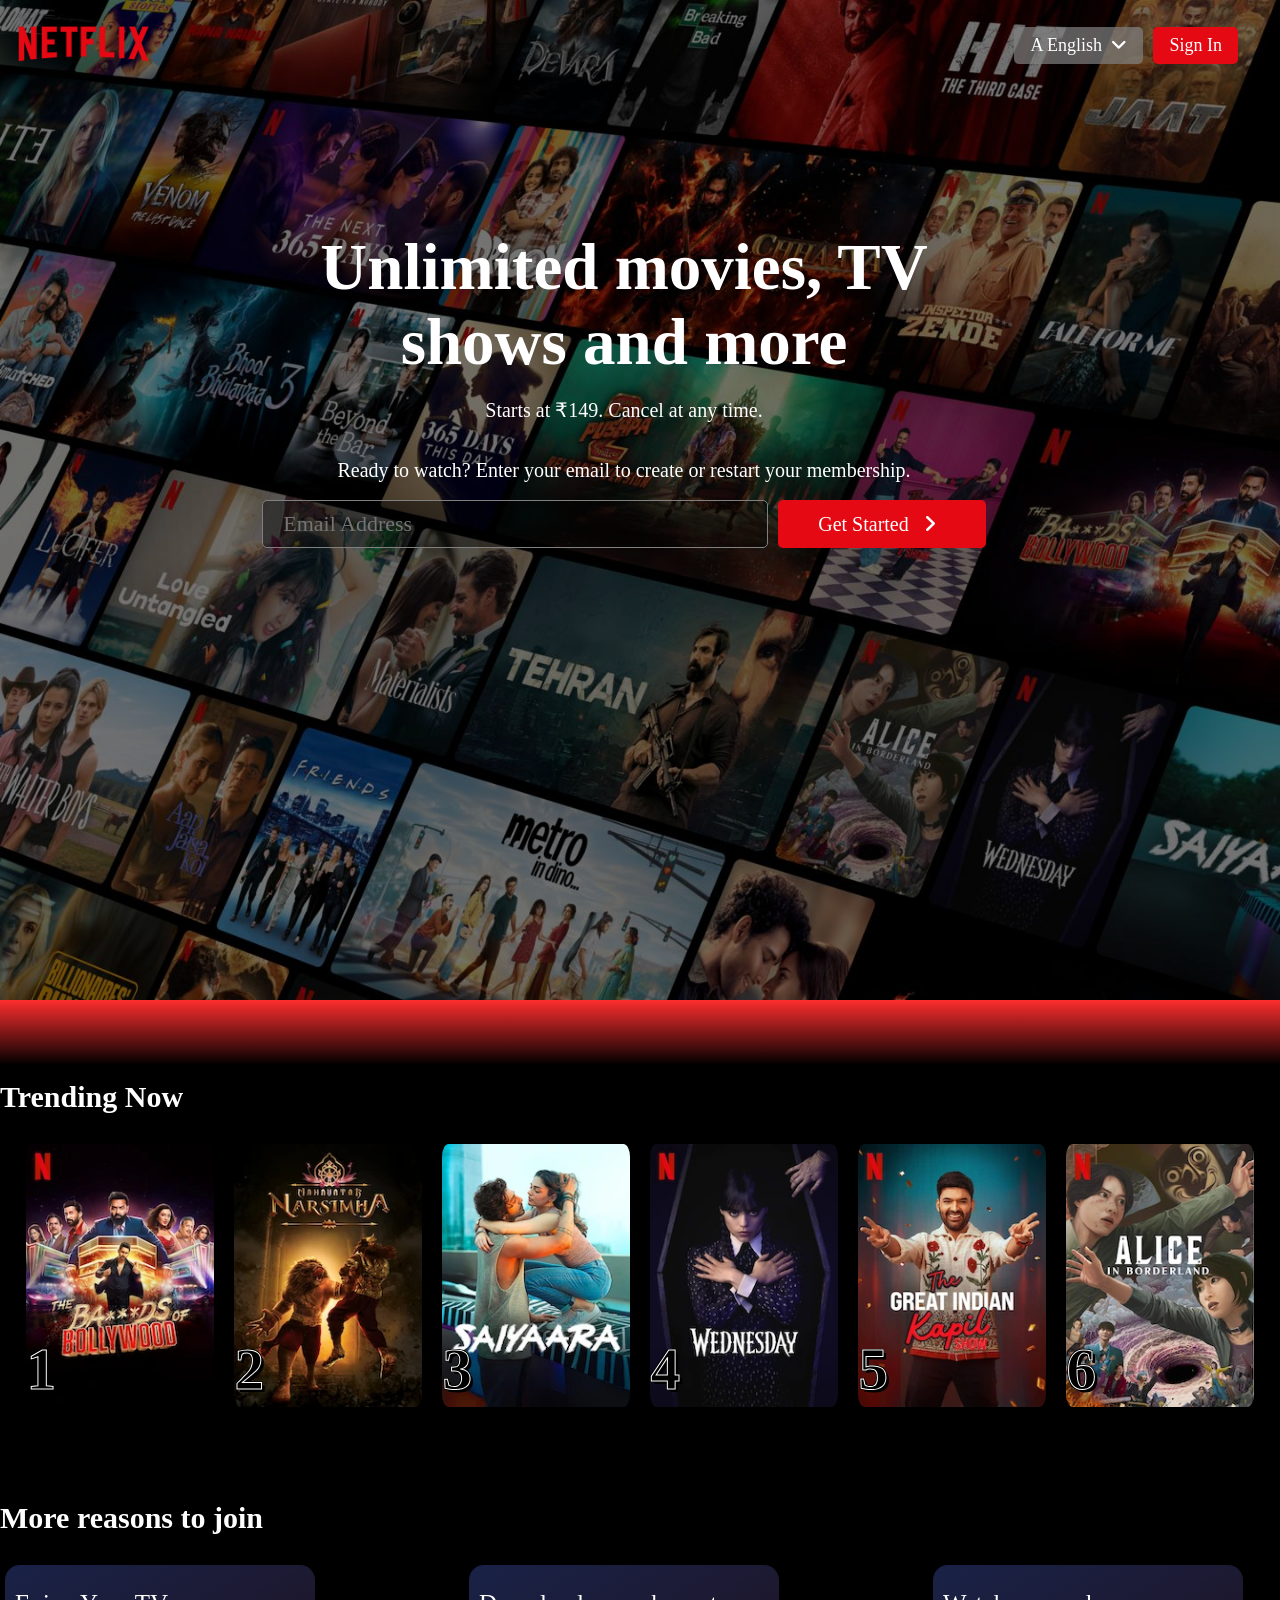
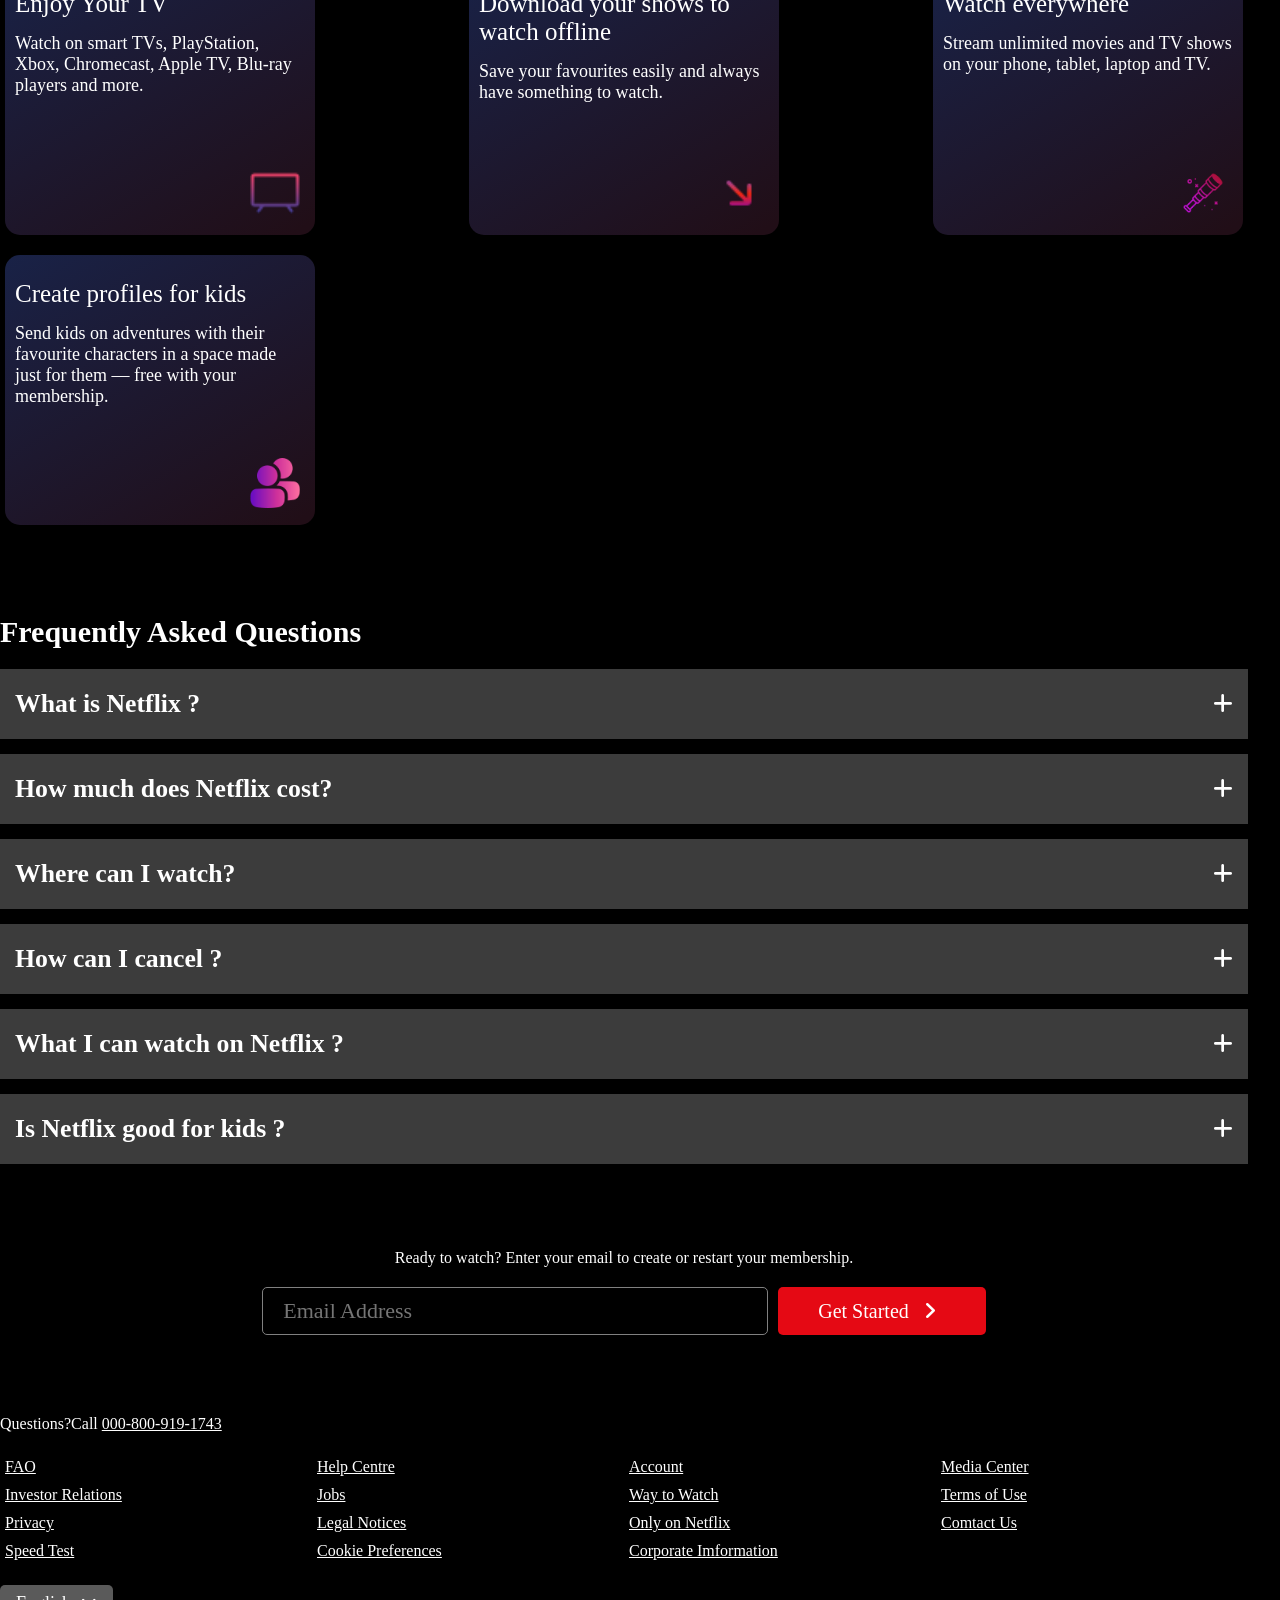
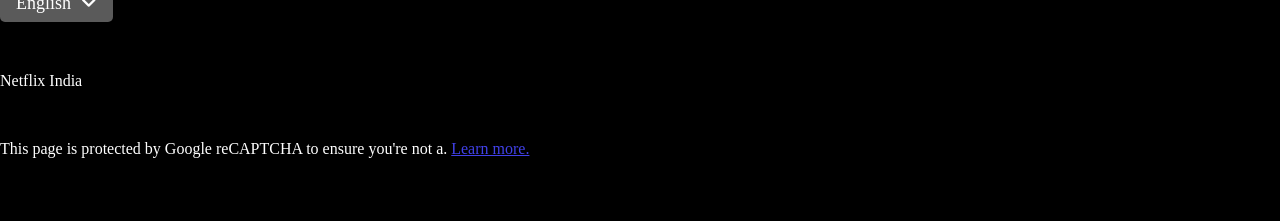
<file: HTML_PROJECTS/Final-Project_Netflix/index.html>
<!DOCTYPE html>
<html lang="en">
<head>
    <meta charset="UTF-8">
    <meta name="viewport" content="width=device-width, initial-scale=1.0">
    <title>Netflix</title>
    <link rel="icon" href="./images/favicon.ico" type="x-icon">
    <link rel="stylesheet" href="https://cdnjs.cloudflare.com/ajax/libs/font-awesome/6.4.0/css/all.min.css" />
    <link rel="stylesheet" href="./assets/css/style.css">
</head>
<body>
    <header>
        <div class="container ">
            <div class="row align-items-center d-flex justify-content-between ">
                <div class=" logo w-2">
                    <a href="#"><img src="./assets/images/nf-logo (2).png " alt="logo"></a>
                </div>
                <div class="w-5">
                    <ul class=" align-items-center d-flex justify-content-end">
                        <li class="margin-right position-relative drop">
                            <button class="langauge">
                                <span>A</span><span> English</span>
                                <span><i class="fa-solid fa-angle-down arrow"></i></span>
                            </button>
                            <div class="dropdown position-absolute">
                                <ul>
                                    <li><button>ENGLISH</button></li>
                                    <li><button>HINDI</button></li>
                                    <li><button>Gujrati</button></li>
                                    <li><button>Tamil</button></li>
                                </ul>
                            </div>
                        </li>
                        <li class="margin-right">
                            <button class="sign-btn">
                                Sign In
                            </button>
                        </li>
                    </ul>
                </div>
            </div>
        </div>
    </header>
    <main>
        <section class="hero ptb-80">
            <div class="overlay"></div>
            <div
                class="container content mt-150">
                <div class="row d-flex justify-content-around">
                    <div class="w-7 d-flex">
                        <h1>Unlimited movies, TV shows and more</h1>
                        <div class="d-flex justify-content-center content-m content-sm">
                            <p>Starts at ₹149. Cancel at any time.</p>
                            <p>Ready to watch? Enter your email to create or restart your membership.</p>
                        </div>
                    </div>
                    <div class="w-7 d-flex justify-content-center">
                        <div class=" email d-flex ">
                            <form action=""
                                class=" d-flex email-form">
                                <input type=" email" placeholder="Email Address">
                                <button class="get-start"><span>Get Started </span>
                                    <span class="right-arrow"><i class="fa-solid fa-angle-right"></i></span>
                                </button>
                            </form>
                        </div>
                    </div>
                </div>
            </div>
        </section>
        <section class="trending ptb-80">
            <div class="container">
                <div class="row">
                    <div class=" w-12 top-movie d-flex align-items-center mt-50 top-movie-xl">
                        <div class="w-2">
                            <h3>Trending Now </h3>
                        </div>
                    </div>
                </div>
                <div class=" w-12 movie-img d-flex align-items-center mt-20 justify-content-around">
                    <div class="w-2">
                        <ul>
                            <li class=" position-relative movie-fram">
                                <div class="image-fram">
                                    <img src="./assets/images/m1.webp" alt="m1">
                                </div>
                                <div class="count">1</div>
                            </li>  
                        </ul>
                    </div>
                    <div class="w-2">
                        <ul>
                            <li class=" position-relative movie-fram ">
                                <div class="image-fram">
                                    <img src="./assets/images/m2.webp" alt="m1">
                                </div>
                                <div class="count">2</div>
                            </li>
                        </ul>
                    </div>  
                    <div class="w-2">
                        <ul>
                            <li class=" position-relative movie-fram">
                                <div class="image-fram image-fram-xl  image-fram-lg">
                                    <img src="./assets/images/m3.webp" alt="m1">
                                </div>
                                <div class="count">3</div>
                            </li>
                        </ul>
                    </div>
                    <div class="w-2">
                        <ul>
                            <li class=" position-relative movie-fram">
                                <div class="image-fram image-fram-xl  image-fram-lg">
                                    <img src="./assets/images/m4.webp" alt="m1">
                                </div>
                                <div class="count">4</div>
                            </li>
                        </ul>
                    </div>
                    <div class="w-2">
                        <ul>
                            <li class=" position-relative movie-fram">
                                <div class="image-fram image-fram-xl">
                                    <img src="./assets/images/m5.webp" alt="m1">
                                </div>
                                <div class="count">5</div>
                            </li>
                        </ul>
                    </div>
                    <div class="w-2">
                        <ul>
                            <li class=" position-relative movie-fram">
                                <div class="image-fram">
                                    <img src="./assets/images/m6.webp" alt="m1">
                                </div>
                                <div class="count">6</div>
                            </li>
                        </ul>
                    </div>
                </div>
        </section>
        <section class="pb-80 ">
            <div class="container join">
                <div class="row">
                    <div class=" w-12 top-movie d-flex align-items-center mt-50">
                        <div class="w-3">
                            <h3>More reasons to join </h3>
                        </div>
                    </div>
                </div>
                <div class="row mt-20 d-flex f-nowrap j-con-start justify-content-between justify-content-around-m">
                    <div
                        class="w-3 feature  position-relative">
                        <h2 class="heading">Enjoy Your TV</h2>
                        <p class="feature-detail">
                            Watch on smart TVs, PlayStation, Xbox, Chromecast, Apple TV, Blu-ray players and more.
                        </p>
                        <img src="./assets/images/television.png" alt="TV">
                    </div>
                    <div
                        class="w-3 feature position-relative">
                        <h2 class="heading">Download your shows to watch offline</h2>
                        <p class="feature-detail">
                            Save your favourites easily and always have something to watch.
                        </p>
                        <img src="./assets/images/down-right-arrow.png" alt="arrow">
                    </div>
                    <div
                        class="w-3 feature position-relative">
                        <h2 class="heading">Watch everywhere</h2>
                        <p class="feature-detail">
                            Stream unlimited movies and TV shows on your phone, tablet, laptop and TV.
                        </p>
                        <img src="./assets/images/telescope.png" alt="Feature-3">
                    </div>
                    <div
                        class="w-3 feature position-relative">
                        <h2 class="heading">Create profiles for kids</h2>
                        <p class="feature-detail">
                            Send kids on adventures with their favourite characters in a space made just for them —
                            free
                            with your membership.
                        </p>
                        <img src="./assets/images/people (1).png" alt="Feature">
                    </div>
                </div>
        </section>
        <section class="pb-80  asked-questions">
            <div class="container">
                <div class="row">
                    <div class=" w-12 top-movie d-flex align-items-center mt-50 top-movie-xs">
                        <div class="w-4 w-xl-5 w-lg-6 w-m-8 w-sm-10 w-xs-12">
                            <h3>Frequently Asked Questions </h3>
                        </div>
                    </div>
                </div>
                <div class="row mt-20">
                    <ul>
                        <li class="first-que position-relative">
                            <div class="w-12 question-part  d-flex justify-content-between white ">
                                <div class="question question-xs">
                                    <h3>What is Netflix ? </h3>
                                </div>
                                <div class="plus"> <i class="fa-solid fa-plus"></i> </div>
                            </div>
                            <div class="answer ans1 white ">
                                <p>Netflix is a streaming service that offers a wide variety of award-winning TV shows,
                                    movies, anime, documentaries and more – on thousands of internet-connected devices.
                                </p>
                                <p>You can watch as much as you want, whenever you want, without a single ad – all for
                                    one low monthly price. There's always something new to discover, and new TV shows
                                    and movies are added every week!</p>
                            </div>
                        </li>
                        <li class="first-que position-relative">
                            <div class="w-12 question-part d-flex justify-content-between white  mt-10">
                                <div class="question">
                                    <h3>How much does Netflix cost? </h3>
                                </div>
                                <div class="plus"> <i class="fa-solid fa-plus"></i> </div>
                            </div>
                            <div class="answer ans1 white ">
                                <p>
                                    Watch Netflix on your smartphone, tablet, Smart TV, laptop, or streaming device, all
                                    for one fixed monthly fee. Plans range from ₹149 to ₹649 a month. No extra costs, no
                                    contracts.
                                </p>
                            </div>
                        </li>
                        <li class="first-que position-relative">
                            <div class="w-12 question-part d-flex justify-content-between white mt-10">
                                <div class="question">
                                    <h3>Where can I watch? </h3>
                                </div>
                                <div class="plus"> <i class="fa-solid fa-plus"></i> </div>
                            </div>
                            <div class="answer ans1 white">
                                <p>
                                    Watch anywhere, anytime. Sign in with your Netflix account to watch instantly on the
                                    web at netflix.com from your personal computer or on any internet-connected device
                                    that offers the Netflix app, including smart TVs, smartphones, tablets, streaming
                                    media players and game consoles.
                                </p>
                                <p>
                                    You can also download your favourite shows with the iOS or Android app. Use
                                    downloads
                                    to watch while you're on the go and without an internet connection. Take Netflix
                                    with you anywhere.
                                </p>
                            </div>
                        </li>
                        <li class="first-que position-relative">
                            <div class="w-12 question-part d-flex justify-content-between white mt-10">
                                <div class="question">
                                    <h3>How can I cancel ?</h3>
                                </div>
                                <div class="plus"> <i class="fa-solid fa-plus"></i> </div>
                            </div>
                            <div class="answer ans1 white ">
                                <p>
                                    Netflix is flexible. There are no annoying contracts and no commitments. You can
                                    easily cancel your account online in two clicks. There are no cancellation fees –
                                    start or stop your account anytime.
                                </p>
                            </div>
                        </li>
                        <li class="first-que position-relative">
                            <div class="w-12 question-part d-flex justify-content-between white mt-10">
                                <div class="question">
                                    <h3>What I can watch on Netflix ?</h3>
                                </div>
                                <div class="plus"> <i class="fa-solid fa-plus"></i> </div>
                            </div>
                            <div class="answer ans1 white ">
                                <p>
                                    Netflix has an extensive library of feature films, documentaries, TV shows, anime,
                                    award-winning Netflix originals, and more. Watch as much as you want, anytime you
                                    want.
                                </p>
                            </div>
                        </li>
                        <li class="first-que position-relative">
                            <div class="w-12 question-part d-flex justify-content-between white mt-10">
                                <div class="question">
                                    <h3>Is Netflix good for kids ?</h3>
                                </div>
                                <div class="plus"> <i class="fa-solid fa-plus"></i> </div>
                            </div>
                            <div class="answer  ans1 white ">
                                <p>
                                    The Netflix Kids experience is included in your membership to give parents control
                                    while kids enjoy family-friendly TV shows and films in their own space.
                                </p>
                                <p>
                                    Kids profiles come with PIN-protected parental controls that let you restrict the
                                    maturity rating of content kids can watch and block specific titles you don’t want
                                    kids to see.
                                </p>
                            </div>
                        </li>
                    </ul>
                </div>
            </div>
            </div>
            </div>
        </section>
        <section class="pb-80">
            <div class="container">
                <div class="row">
                    <div class="w-12  ">
                        <p class="white text-center mt-50 text-center-m">Ready to watch? Enter your email to create or
                            restart your
                            membership.</p>
                        <form action=""
                            class="email-form d-flex justify-content-center mt-20">
                            <input type=" email" placeholder="Email Address">
                            <button class="get-start"><span>Get Started </span>
                                <span class="right-arrow"><i class="fa-solid fa-angle-right"></i></span></button>
                        </form>
                    </div>
                </div>
            </div>
        </section>
    </main>
    <footer>
        <div class="container">
            <div class="row mb-20 w-sm-12">
                <p class="white">
                    Questions?Call <a href="#">000-800-919-1743</a>
                </p>
            </div>
            <div class="row mb-20 d-flex footer-question">
                <div class="w-3 w-m-3 w-sm-6 q-1 ">
                    <ul>
                        <li><a href="#"> FAO</a></li>
                        <li><a href="#">Investor Relations</a></li>
                        <li><a href="#">Privacy</a></li>
                        <li><a href="#">Speed Test</a></li>
                    </ul>
                </div>
                <div class="w-3 w-m-3 w-sm-6 q-2 ">
                    <ul>
                        <li><a href="#"> Help Centre</a></li>
                        <li><a href="#">Jobs</a></li>
                        <li><a href="#">Legal Notices</a></li>
                        <li><a href="#">Cookie Preferences</a></li>
                    </ul>
                </div>
                <div class="w-3 w-m-3 w-sm-6 q-3">
                    <ul>
                        <li><a href="#"> Account</a></li>
                        <li><a href="#">Way to Watch</a></li>
                        <li><a href="#">Only on Netflix</a></li>
                        <li><a href="#">Corporate Imformation</a></li>
                    </ul>
                </div>
                <div class="w-3 w-m-3 w-sm-6 q-4 ">
                    <ul>
                        <li><a href="#"> Media Center</a></li>
                        <li><a href="#">Terms of Use </a></li>
                        <li><a href="#">Comtact Us</a></li>
                        <li></li>
                    </ul>
                </div>
            </div>
            <div class="row mb-20 mt-50 english">
                <div class="w-5 w-m-6">
                    <ul class="d-flex ">
                        <li class="margin-right position-relative drop">
                            <button class="langauge">
                                <span> English</span>
                                <span><i class="fa-solid fa-angle-down arrow"></i></span>
                            </button>
                            <div class="dropdown position-absolute">
                                <ul>
                                    <li><button>ENGLISH</button></li>
                                    <li><button>HINDI</button></li>
                                    <li><button>Gujrati</button></li>
                                    <li><button>Tamil</button></li>
                                </ul>
                            </div>
                        </li>
                    </ul>
                </div>
            </div>
            <div class="row mb-20 netflix">
                <div class="w-m-10 netflix-m  w-sm-12">
                    <p class="white">
                        Netflix India
                    </p>
                    <p class="white">
                        This page is protected by Google reCAPTCHA to ensure you're not a. <a href="#"
                            class="learn-more">Learn more.</a>
                    </p>
                </div>
            </div>
        </div>
    </footer>
</body>
</html>
</file>
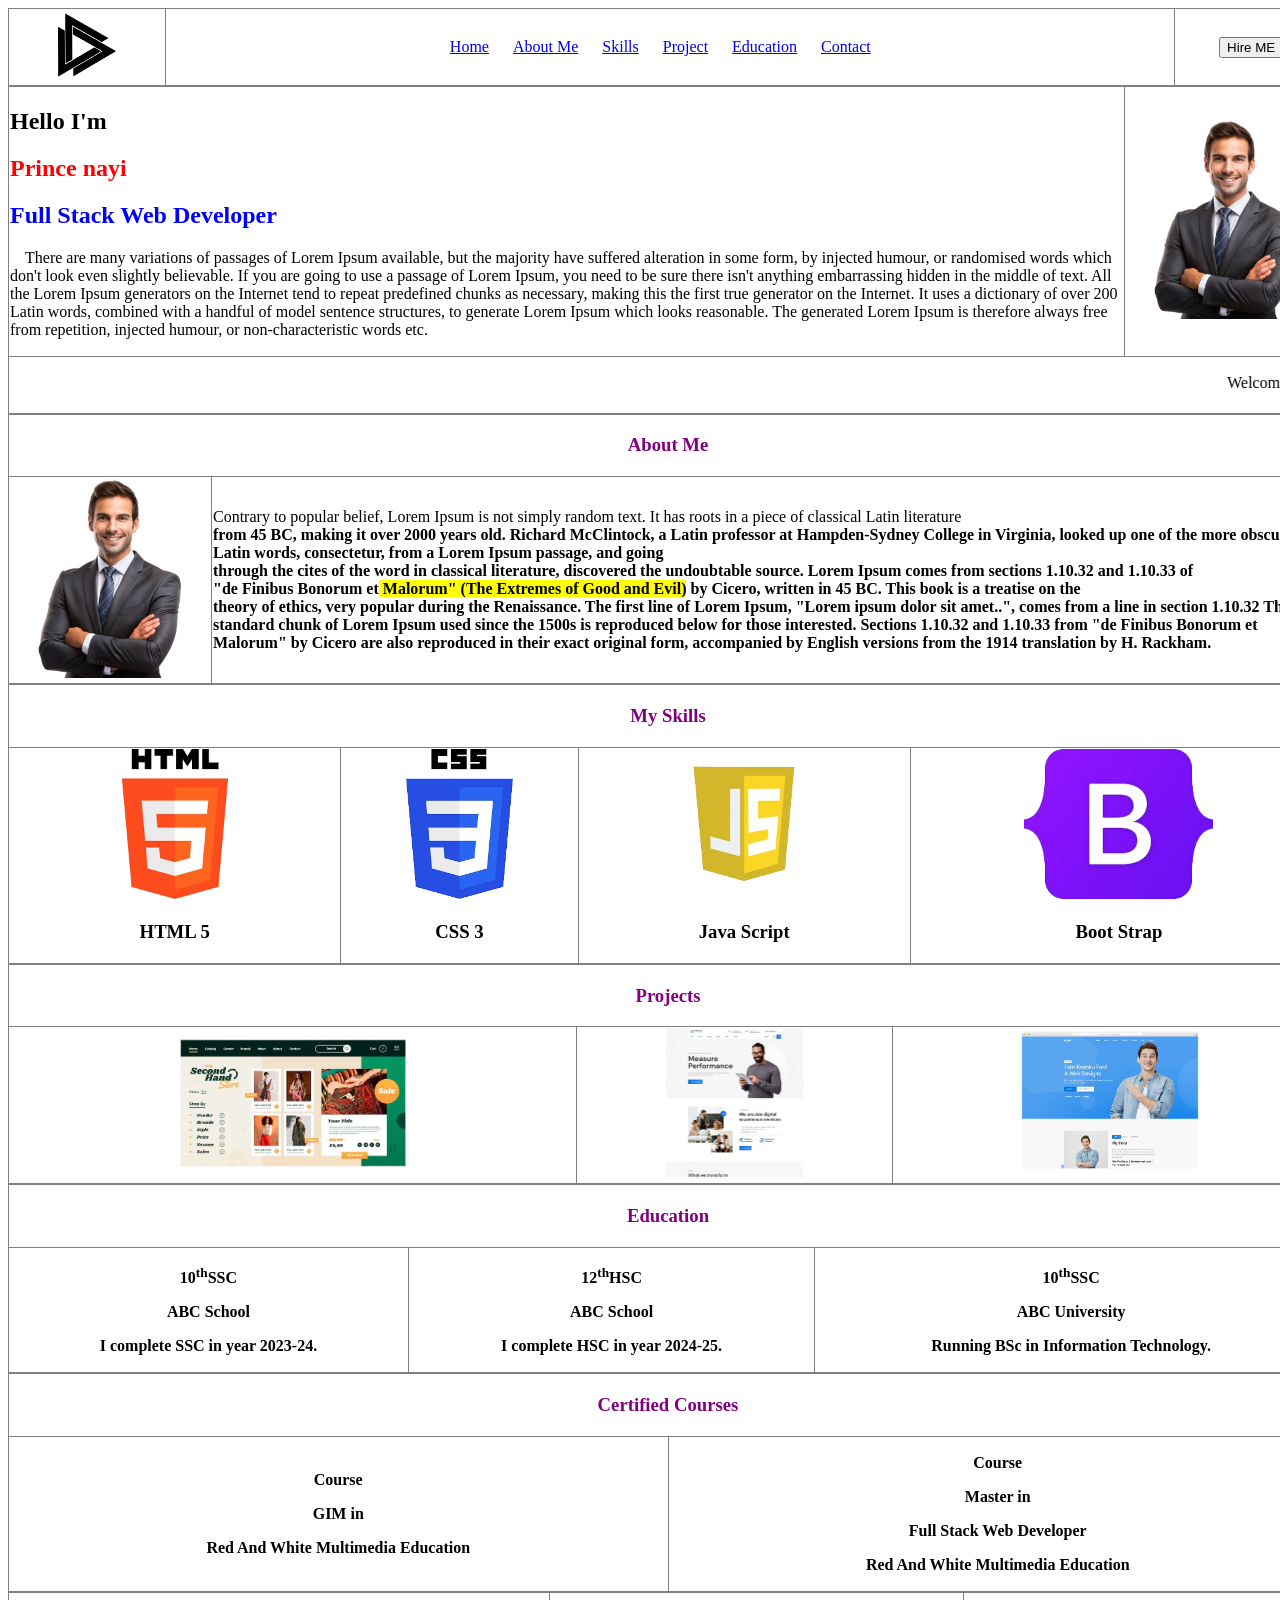
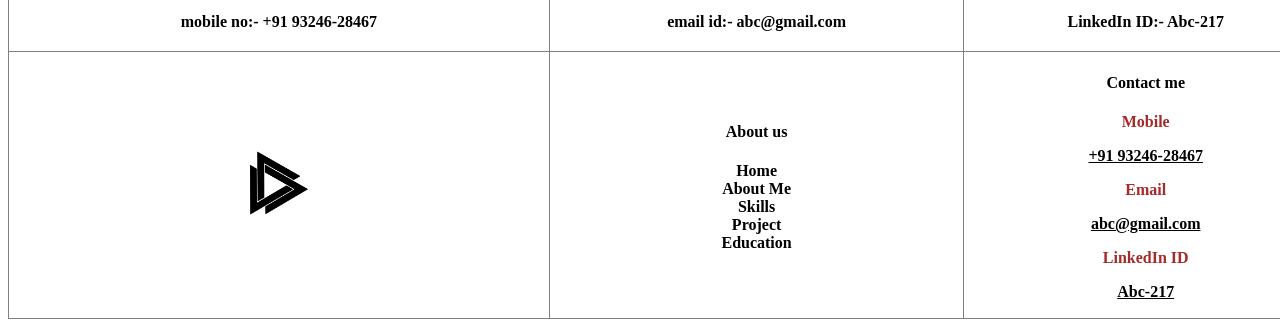
<file: HTML_PROJECTS/PR-1_Portfolio-Wireframe/index.html>
<!doctype html>
<html lang="EN-US">
	<head>
	<meta charset="UTF-8">
	<meta name="viewport" content="width=device-width, initial-scale=1.0">
		<title>
			PORTFOLIO
		</title>
	</head>
	<body>
	
		<!--Header part-->
	
		<header>
			<table border style="border-collapse:collapse; margin: auto; width: 1320px; text-align: center">
				<tr>
					<td><img src="./assets/logo.png" height="70px"></td>
					<td>
						<nav>
							<a href="#">Home</a>
							<a href="#" style="margin-inline: 20px">About Me</a>
							<a href="#">Skills</a>
							<a href="#" style="margin-inline: 20px">Project</a>
							<a href="#">Education</a>
							<a href="#" style="margin-inline: 20px">Contact</a>
						</nav>
					</td>
					<td>
						<button>
							Hire ME
						</button>
					</td>
				</tr>
			</table>
			<table border style="border-collapse:collapse; margin: auto; width: 1320px">
				<tr>
					<td>
						<h2>Hello I'm</h2>
						<h2 style="color: red">Prince nayi</h2>
						<h2 style="color: blue">Full Stack Web Developer</h2>
						<p style="text-indent: 15px">
							There are many variations of passages of Lorem Ipsum available, but the majority have suffered alteration in some form, by injected humour, or randomised words which don't look even slightly believable. If you are going to use a passage of Lorem Ipsum, you need to be sure there isn't anything embarrassing hidden in the middle of text. All the Lorem Ipsum generators on the Internet tend to repeat predefined chunks as necessary, making this the first true generator on the Internet. It uses a dictionary of over 200 Latin words, combined with a handful of model sentence structures, to generate Lorem Ipsum which looks reasonable. The generated Lorem Ipsum is therefore always free from repetition, injected humour, or non-characteristic words etc.
						</p>
					</td>
					<td>
						<img src="./assets/man.webp" alt="man" height="200px">
					</td>
				</tr>
				<tr>
					<td colspan="2">
						<marquee>
							<p>Welcome to my webpage. Checkout my latest project...!!</p>
						</marquee>
					</td>
				</tr>
			</table>
		</header>
		
		<!--About Me Part-->
		
		<section>
			<table border style="border-collapse:collapse; margin: auto; width: 1320px">
				<tr>
					<td colspan="2"><h3 style="color:Purple; text-align: center">About Me</h3></td>
				</tr>
				<tr>
					<td><img src="./assets/man.webp" alt="man" height="200px"></td>
					<td style="align-items: center">
						<p>
							Contrary to popular belief, Lorem Ipsum is not simply random text. It has roots in a piece of classical Latin literature<br> <b>from 45 BC, making it over 2000 years old. Richard McClintock, a Latin professor at Hampden-Sydney<b> College in Virginia, looked up one of the more obscure Latin words, consectetur, from a Lorem Ipsum passage, and going<br> through the cites of the word in classical literature, discovered the undoubtable source. Lorem Ipsum comes from sections 1.10.32 and 1.10.33 of<br> "de Finibus Bonorum et<mark> Malorum" (The Extremes of Good and Evil)</mark> by Cicero, written in 45 BC. This book is a treatise on the <br>theory of ethics, very popular during the Renaissance. The first line of Lorem Ipsum, "Lorem ipsum dolor sit amet..", comes from a line in section 1.10.32
							The standard chunk of Lorem Ipsum used since the 1500s is reproduced below for those interested. Sections 1.10.32 and 1.10.33 from "de Finibus Bonorum et Malorum" by Cicero are also reproduced in their exact original form, accompanied by English versions from the 1914 translation by H. Rackham.
						</p>
					</td>
				</tr>
			</table>
		</section>
		
		<!--My-Skills Section-->
		
		<table border style="border-collapse:collapse; margin: auto; width: 1320px; text-align: center">
			<tr colspan="3">
				<td colspan="4"><h3 style="color:Purple">My Skills</h3></td>
			</tr>
			<tr>
				<td>
					<img src="./assets/html.png" alt="html5" height="150px">
					<h3>HTML 5</h3>
				</td>
				<td>
					<img src="./assets/css.png" alt="html5" height="150px">
					<h3>CSS 3</h3>
				</td>
				<td>
					<img src="./assets/js.png" alt="html5" height="150px">
					<h3>Java Script</h3>
				</td>
				<td>
					<img src="./assets/bt.png" alt="html5" height="150px">
					<h3>Boot Strap</h3>
				</td>
			</tr>
		</table>
		
		<!--Projects Section-->
		
		<table border style="border-collapse:collapse; margin: auto; width: 1320px; text-align: center">
			<tr>
				<td colspan="3"><h3 style="color:Purple">Projects</h3></td>
			</tr>
			<tr>
				<td>
					<img src="./assets/pr1.png" alt="pr-1" height="150px">
				</td>
				<td>
					<img src="./assets/pr2.jpg" alt="pr-2" height="150px">
				</td>
				<td>
					<img src="./assets/pr3.png" alt="pr-3" height="150px">
				</td>
			</tr>
		</table>
		
		<!--Education Section-->
		
		<table border style="border-collapse:collapse; margin: auto; width: 1320px; text-align: center; font-weight: 900">
			<tr>
				<td colspan="3"><h3 style="color:Purple">Education</h3></td>
			</tr>
			<tr>
				<td>
					<p>10<sup>th</sup>SSC</p>
					<p>ABC School</p>
					<p>I complete SSC in year 2023-24.</p>
				</td>
				<td>
					<p>12<sup>th</sup>HSC</p>
					<p>ABC School</p>
					<p>I complete HSC in year 2024-25.</p>
				</td>
				<td>
					<p>10<sup>th</sup>SSC</p>
					<p>ABC University</p>
					<p>Running BSc in Information Technology.</p>
				</td>
			</tr>
		</table>
		
		<!--Courses Section-->
		
		<table border style="border-collapse:collapse; margin: auto; width: 1320px; text-align: center; font-weight: 900">
			<tr>
				<td colspan="3"><h3 style="color:Purple">Certified Courses</h3></td>
			</tr>
			<tr>
				<td>
					<p>Course</p>
					<p>GIM in</p>
					<p>Red And White Multimedia Education</p>
				</td>
				<td>
					<p>Course</p>
					<p>Master in </p>
					<p>Full Stack Web Developer</p>
					<p>Red And White Multimedia Education</p>
				</td>
			</tr>
		</table>
		
		<!--Contact Section-->
		
		<table border style="border-collapse:collapse; margin: auto; width: 1320px; text-align: center; font-weight: 900">
			<tr>
				<td style="padding: 20px">mobile no:- +91 93246-28467</td>
				<td>email id:- abc@gmail.com</td>
				<td>LinkedIn ID:- Abc-217</td>
			</tr>
			<tr>
				<td><img src="./assets/logo.png" height="70px"></td>
				<td>
					<h4>About us</h4>
					<ul style="list-style: none; padding: 0">
						<li><a href="#" style="text-decoration: none; color: black">Home</a></li>
						<li><a href="#" style="text-decoration: none; color: black">About Me</a></li>
						<li><a href="#" style="text-decoration: none; color: black">Skills</a></li>
						<li><a href="#" style="text-decoration: none; color: black">Project</a></li>
						<li><a href="#" style="text-decoration: none; color: black">Education</a></li>
					</ul>
				</td>
				<td>
					<h4>Contact me</h4>
					<p style="color: brown"><b>Mobile</b></p>
					<p><u>+91 93246-28467</u></p>
					<p style="color: brown"><b>Email</b></p>
					<p><u>abc@gmail.com</u></p>
					<p style="color: brown"><b>LinkedIn ID</b></p>
					<p><u>Abc-217</u></p>
				</td>
			</tr>
		</table>
	</body>
</html>
</file>
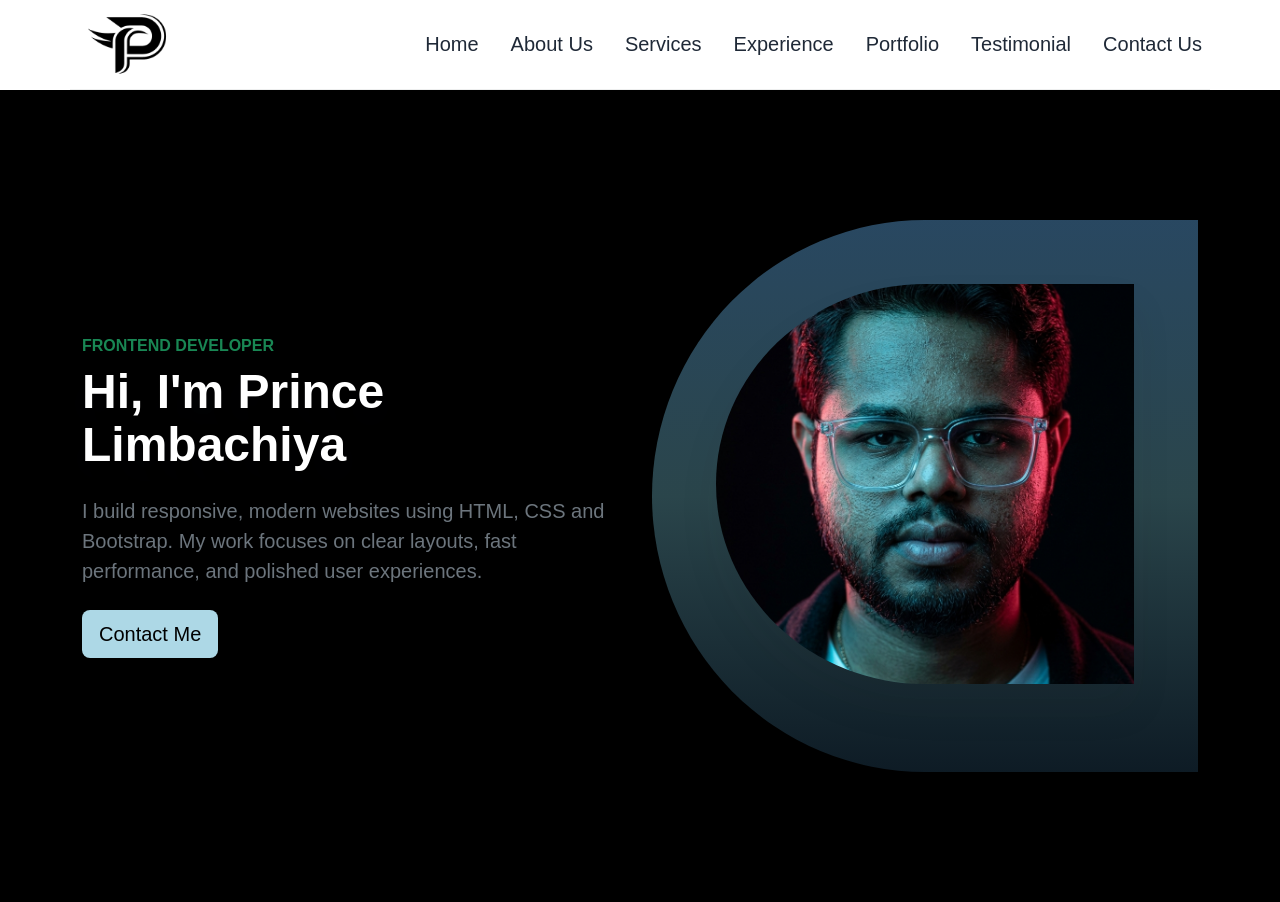
<file: HTML_PROJECTS/EXAMS/EXAM-4-BT/index.html>
<!DOCTYPE html>
<html lang="en">

<head>
    <meta charset="UTF-8">
    <meta name="viewport" content="width=device-width, initial-scale=1.0">
    <title>Portfolio</title>
    <link href="https://cdn.jsdelivr.net/npm/bootstrap@5.3.8/dist/css/bootstrap.min.css" rel="stylesheet"
        integrity="sha384-sRIl4kxILFvY47J16cr9ZwB07vP4J8+LH7qKQnuqkuIAvNWLzeN8tE5YBujZqJLB" crossorigin="anonymous">
    <link rel="stylesheet" href="./css/style.css">
    <script src="https://cdn.jsdelivr.net/npm/bootstrap@5.3.8/dist/js/bootstrap.bundle.min.js"
        integrity="sha384-FKyoEForCGlyvwx9Hj09JcYn3nv7wiPVlz7YYwJrWVcXK/BmnVDxM+D2scQbITxI"
        crossorigin="anonymous"></script>
</head>

<body>
    <header class="bg-white shadow-sm">
        <nav class="navbar navbar-expand-lg navbar-light container">
            <div class="logo h-100"><a class="navbar-brand fw-bold" href="#"><img src="./assets/images/logo.png" alt="logo" class="h-100 w-100 object-fit-cover"></a></div>
            <button class="navbar-toggler" type="button" data-bs-toggle="collapse" data-bs-target="#mainNav"
                aria-controls="mainNav" aria-expanded="false" aria-label="Toggle navigation">
                <span class="navbar-toggler-icon"></span>
            </button>
            <div class="collapse navbar-collapse" id="mainNav">
                <ul class="navbar-nav ms-auto mb-2 mb-lg-0 d-flex gap-3">
                    <li class="nav-item fw-medium fs-5"><a class="nav-link" aria-current="page" href="#">Home</a></li>
                    <li class="nav-item fw-medium fs-5"><a class="nav-link" href="#about">About Us</a></li>
                    <li class="nav-item fw-medium fs-5"><a class="nav-link" href="#services">Services</a></li>
                    <li class="nav-item fw-medium fs-5"><a class="nav-link" href="#experience">Experience</a></li>
                    <li class="nav-item fw-medium fs-5"><a class="nav-link" href="#portfolio">Portfolio</a></li>
                    <li class="nav-item fw-medium fs-5"><a class="nav-link" href="#testimonial">Testimonial</a></li>
                    <li class="nav-item fw-medium fs-5"><a class="nav-link" href="#contact">Contact Us</a></li>
                </ul>
            </div>
        </nav>
    </header>

    <main class="hero-section">
        <div class="container">
            <div class="row align-items-center">
                <div class="col-lg-6 mb-5 mb-lg-0 hero-text">
                    <p class="text-uppercase mb-2 fw-bold text-success">Frontend Developer</p>
                    <h1 class="display-5 fw-bold mb-4">Hi, I'm Prince Limbachiya</h1>
                    <p class="lead text-secondary mb-4">I build responsive, modern websites using HTML, CSS and Bootstrap. My work focuses on clear layouts, fast performance, and polished user experiences.</p>
                    <a href="#contact" class="btn btn-lg btn-cust">Contact Me</a>
                </div>
                <div class="col-lg-6">
                    <div class="hero-card text-center">
                        <div class="profile-frame mx-auto mb-4 d-flex align-items-center justify-content-center overflow-hidden">
                            <span class="profile-initials"><img src="./assets/images/portfolio_img.png" alt="" class="h-100 w-100 object-fit-contain"></span>
                        </div>
                    </div>
                </div>
            </div>
        </div>
    </main>
</body>

</html>
</file>
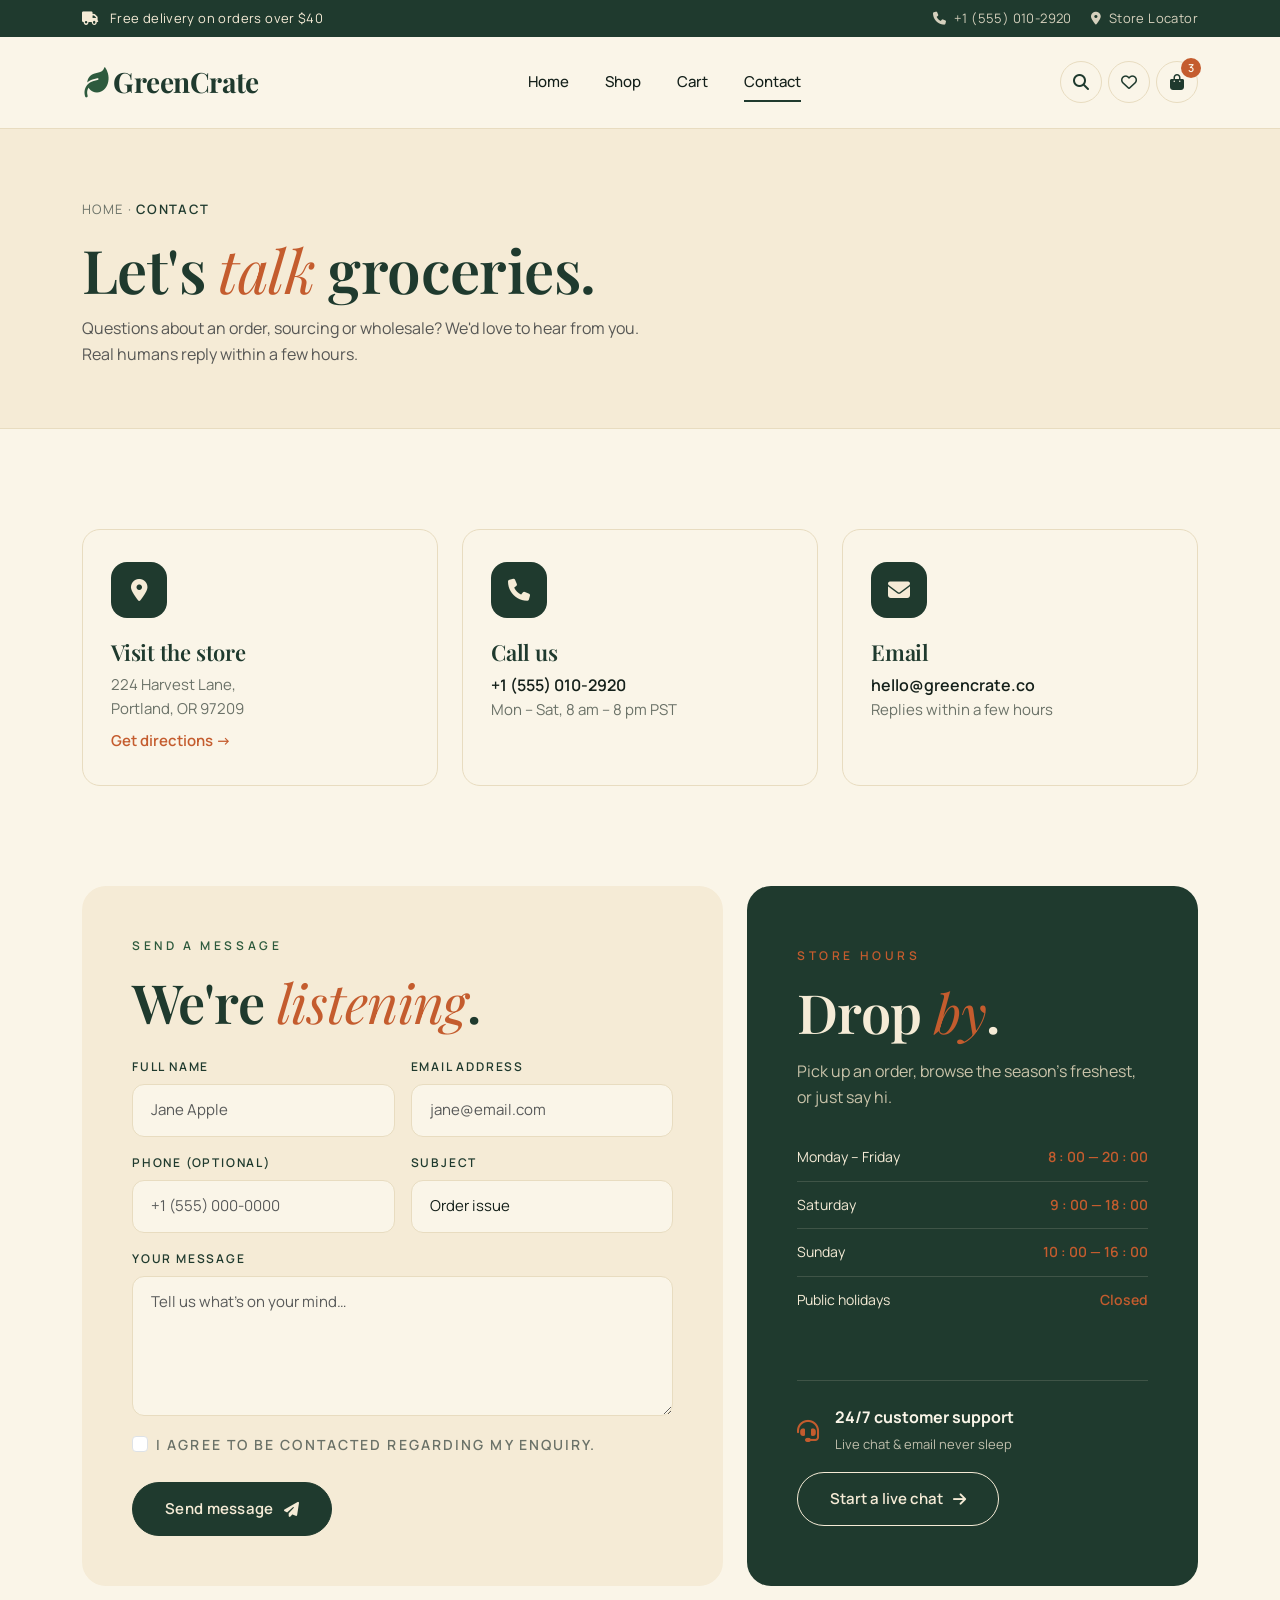
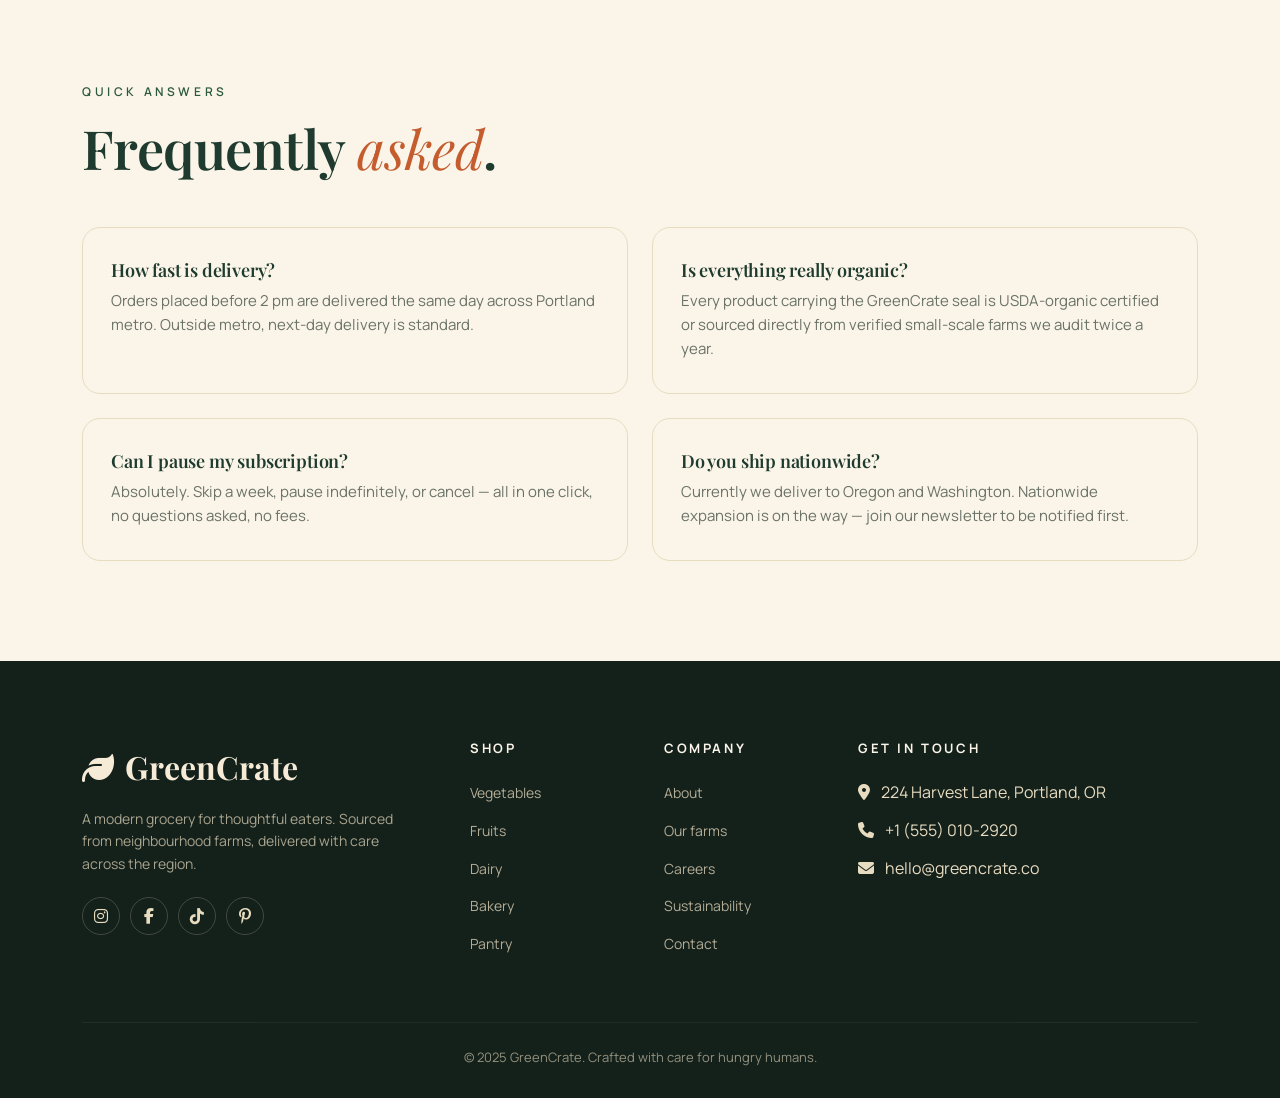
<file: HTML_PROJECTS/BT - Final_Project/E - Commerce Website/contact.html>
<!DOCTYPE html>
<html lang="en">
<head>
  <meta charset="UTF-8" />
  <meta name="viewport" content="width=device-width, initial-scale=1.0" />
  <title>Contact · GreenCrate</title>
  <link href="https://cdn.jsdelivr.net/npm/bootstrap@5.3.2/dist/css/bootstrap.min.css" rel="stylesheet" />
  <link href="https://fonts.googleapis.com/css2?family=Manrope:wght@400;500;600;700&family=Playfair+Display:ital,wght@0,400;0,600;0,700;1,400&display=swap" rel="stylesheet" />
  <link rel="stylesheet" href="https://cdnjs.cloudflare.com/ajax/libs/font-awesome/6.5.1/css/all.min.css" />
  <link rel="stylesheet" href="./css/styles.css" />
</head>
<body>

  <!-- Utility bar -->
  <div class="utility-bar">
    <div class="container d-flex justify-content-between flex-wrap">
      <div><i class="fa-solid fa-truck me-2"></i> Free delivery on orders over $40</div>
      <div class="d-none d-md-block">
        <a href="contact.html" class="me-3"><i class="fa-solid fa-phone me-1"></i> +1 (555) 010‑2920</a>
        <a href="#"><i class="fa-solid fa-location-dot me-1"></i> Store Locator</a>
      </div>
    </div>
  </div>

  <!-- Navbar -->
  <nav class="navbar navbar-expand-lg navbar-custom">
    <div class="container">
      <a class="navbar-brand" href="index.html"><span class="leaf"><i class="fa-solid fa-leaf"></i></span>GreenCrate</a>
      <button class="navbar-toggler" data-bs-toggle="collapse" data-bs-target="#mainNav">
        <span class="navbar-toggler-icon"></span>
      </button>
      <div class="collapse navbar-collapse" id="mainNav">
        <ul class="navbar-nav mx-auto">
          <li class="nav-item"><a class="nav-link" href="index.html">Home</a></li>
          <li class="nav-item"><a class="nav-link" href="shop.html">Shop</a></li>
          <li class="nav-item"><a class="nav-link" href="cart.html">Cart</a></li>
          <li class="nav-item"><a class="nav-link active" href="contact.html">Contact</a></li>
        </ul>
        <div class="d-flex align-items-center">
          <a href="#" class="icon-btn"><i class="fa-solid fa-magnifying-glass"></i></a>
          <a href="#" class="icon-btn"><i class="fa-regular fa-heart"></i></a>
          <a href="cart.html" class="icon-btn">
            <i class="fa-solid fa-bag-shopping"></i>
            <span class="badge-count">3</span>
          </a>
        </div>
      </div>
    </div>
  </nav>

  <!-- Page header -->
  <section class="page-header">
    <div class="container">
      <div class="breadcrumbs mb-3"><a href="index.html">Home</a> · <span class="current">Contact</span></div>
      <h1>Let's <em>talk</em> groceries.</h1>
      <p class="text-muted mt-2 mb-0" style="max-width: 560px;">Questions about an order, sourcing or wholesale? We'd love to hear from you. Real humans reply within a few hours.</p>
    </div>
  </section>

  <!-- Contact info cards -->
  <section class="section pb-0">
    <div class="container">
      <div class="row g-4">
        <div class="col-md-4">
          <div class="contact-info-card">
            <div class="ico"><i class="fa-solid fa-location-dot"></i></div>
            <h5>Visit the store</h5>
            <p>224 Harvest Lane,<br/>Portland, OR 97209</p>
            <p class="mt-2"><a href="#" style="color: var(--terracotta); font-weight: 600;">Get directions →</a></p>
          </div>
        </div>
        <div class="col-md-4">
          <div class="contact-info-card">
            <div class="ico"><i class="fa-solid fa-phone"></i></div>
            <h5>Call us</h5>
            <p class="highlight">+1 (555) 010‑2920</p>
            <p>Mon – Sat, 8 am – 8 pm PST</p>
          </div>
        </div>
        <div class="col-md-4">
          <div class="contact-info-card">
            <div class="ico"><i class="fa-solid fa-envelope"></i></div>
            <h5>Email</h5>
            <p class="highlight">hello@greencrate.co</p>
            <p>Replies within a few hours</p>
          </div>
        </div>
      </div>
    </div>
  </section>

  <!-- Form + Hours -->
  <section class="section">
    <div class="container">
      <div class="row g-4">
        <div class="col-lg-7">
          <div class="contact-form">
            <span class="section-eyebrow">Send a message</span>
            <h2 class="section-title mb-4">We're <em>listening</em>.</h2>
            <form>
              <div class="row g-3">
                <div class="col-md-6">
                  <label class="form-label d-block">Full name</label>
                  <input type="text" class="form-control" placeholder="Jane Apple" />
                </div>
                <div class="col-md-6">
                  <label class="form-label d-block">Email address</label>
                  <input type="email" class="form-control" placeholder="jane@email.com" />
                </div>
                <div class="col-md-6">
                  <label class="form-label d-block">Phone (optional)</label>
                  <input type="tel" class="form-control" placeholder="+1 (555) 000‑0000" />
                </div>
                <div class="col-md-6">
                  <label class="form-label d-block">Subject</label>
                  <select class="form-select">
                    <option>Order issue</option>
                    <option>Wholesale enquiry</option>
                    <option>Partnership</option>
                    <option>General question</option>
                  </select>
                </div>
                <div class="col-12">
                  <label class="form-label d-block">Your message</label>
                  <textarea class="form-control" placeholder="Tell us what's on your mind…"></textarea>
                </div>
                <div class="col-12 form-check ms-2">
                  <input class="form-check-input" type="checkbox" id="agree" />
                  <label class="form-check-label" for="agree" style="font-size: 14px; color: var(--muted);">I agree to be contacted regarding my enquiry.</label>
                </div>
                <div class="col-12">
                  <button type="button" class="btn-forest">Send message <i class="fa-solid fa-paper-plane"></i></button>
                </div>
              </div>
            </form>
          </div>
        </div>

        <div class="col-lg-5">
          <div class="map-block">
            <div>
              <span class="section-eyebrow" style="color: var(--terracotta);">Store hours</span>
              <h2 class="section-title" style="color: var(--beige);">Drop <em>by</em>.</h2>
              <p style="color: var(--sand); opacity:.85;">Pick up an order, browse the season's freshest, or just say hi.</p>

              <div class="mt-4">
                <div class="hours-row"><span>Monday – Friday</span><span>8 : 00 — 20 : 00</span></div>
                <div class="hours-row"><span>Saturday</span><span>9 : 00 — 18 : 00</span></div>
                <div class="hours-row"><span>Sunday</span><span>10 : 00 — 16 : 00</span></div>
                <div class="hours-row"><span>Public holidays</span><span>Closed</span></div>
              </div>
            </div>

            <div class="mt-4 pt-4" style="border-top: 1px solid rgba(245,235,214,.15);">
              <div class="d-flex align-items-center gap-3 mb-3">
                <i class="fa-solid fa-headset" style="font-size: 22px; color: var(--terracotta);"></i>
                <div>
                  <strong style="display: block; color: var(--cream);">24/7 customer support</strong>
                  <span style="font-size: 13px; opacity:.75;">Live chat & email never sleep</span>
                </div>
              </div>
              <a href="#" class="btn-outline-forest" style="color: var(--beige); border-color: var(--beige);">Start a live chat <i class="fa-solid fa-arrow-right"></i></a>
            </div>
          </div>
        </div>
      </div>

      <!-- FAQ teaser -->
      <div class="row g-4 mt-5 pt-4">
        <div class="col-12 mb-2">
          <span class="section-eyebrow">Quick answers</span>
          <h2 class="section-title">Frequently <em>asked</em>.</h2>
        </div>

        <div class="col-md-6">
          <div class="contact-info-card">
            <h5 style="font-size: 18px;">How fast is delivery?</h5>
            <p>Orders placed before 2 pm are delivered the same day across Portland metro. Outside metro, next‑day delivery is standard.</p>
          </div>
        </div>
        <div class="col-md-6">
          <div class="contact-info-card">
            <h5 style="font-size: 18px;">Is everything really organic?</h5>
            <p>Every product carrying the GreenCrate seal is USDA‑organic certified or sourced directly from verified small‑scale farms we audit twice a year.</p>
          </div>
        </div>
        <div class="col-md-6">
          <div class="contact-info-card">
            <h5 style="font-size: 18px;">Can I pause my subscription?</h5>
            <p>Absolutely. Skip a week, pause indefinitely, or cancel — all in one click, no questions asked, no fees.</p>
          </div>
        </div>
        <div class="col-md-6">
          <div class="contact-info-card">
            <h5 style="font-size: 18px;">Do you ship nationwide?</h5>
            <p>Currently we deliver to Oregon and Washington. Nationwide expansion is on the way — join our newsletter to be notified first.</p>
          </div>
        </div>
      </div>
    </div>
  </section>

  <!-- Footer -->
  <footer class="footer">
    <div class="container">
      <div class="row g-5">
        <div class="col-lg-4">
          <div class="brand"><i class="fa-solid fa-leaf me-1"></i> GreenCrate</div>
          <p class="mt-3">A modern grocery for thoughtful eaters. Sourced from neighbourhood farms, delivered with care across the region.</p>
          <div class="social-row">
            <a href="#"><i class="fa-brands fa-instagram"></i></a>
            <a href="#"><i class="fa-brands fa-facebook-f"></i></a>
            <a href="#"><i class="fa-brands fa-tiktok"></i></a>
            <a href="#"><i class="fa-brands fa-pinterest-p"></i></a>
          </div>
        </div>
        <div class="col-lg-2 col-md-4 col-6">
          <h6>Shop</h6>
          <ul>
            <li><a href="shop.html">Vegetables</a></li>
            <li><a href="shop.html">Fruits</a></li>
            <li><a href="shop.html">Dairy</a></li>
            <li><a href="shop.html">Bakery</a></li>
            <li><a href="shop.html">Pantry</a></li>
          </ul>
        </div>
        <div class="col-lg-2 col-md-4 col-6">
          <h6>Company</h6>
          <ul>
            <li><a href="#">About</a></li>
            <li><a href="#">Our farms</a></li>
            <li><a href="#">Careers</a></li>
            <li><a href="#">Sustainability</a></li>
            <li><a href="contact.html">Contact</a></li>
          </ul>
        </div>
        <div class="col-lg-4 col-md-4">
          <h6>Get in touch</h6>
          <ul>
            <li><i class="fa-solid fa-location-dot me-2"></i> 224 Harvest Lane, Portland, OR</li>
            <li><i class="fa-solid fa-phone me-2"></i> +1 (555) 010‑2920</li>
            <li><i class="fa-solid fa-envelope me-2"></i> hello@greencrate.co</li>
          </ul>
        </div>
      </div>
      <div class="copy text-center">&copy; 2025 GreenCrate. Crafted with care for hungry humans.</div>
    </div>
  </footer>

  <script src="https://cdn.jsdelivr.net/npm/bootstrap@5.3.2/dist/js/bootstrap.bundle.min.js"></script>
</body>
</html>
</file>
<file: HTML_PROJECTS/Final-Project_Netflix/assets/css/style.css>
* {
    box-sizing: border-box;
    margin: 0px;
    font-family: 'netflix';
}

body {
    background-color: #000;
}

.container {
    max-width: 1320px;
    background-color: rgba(0, 0, 0, 0);
    margin: 0 auto;
    padding: 0 16px;
}

.row {
    width: 100%;
    margin: 0 -16px;
}

.position-relative {
    position: relative;
}

.position-absolute {
    position: absolute;
}

.d-flex {
    display: flex;
    flex-wrap: wrap;
}

.text-center {
    text-align: center;
}

.align-items-center {
    align-items: center;
}

.align-items-end {
    align-items: end;
}
    
.align-content-and {
    align-content: end;
}

.align-content-center {
    align-content: center;
}

.justify-content-center {
    justify-content: center;
}

.justify-content-between {
    justify-content: space-between;
}

.justify-content-around {
    justify-content: space-around;
}

.justify-content-end {
    justify-content: flex-end;
}

li {
    list-style: none;
}

ul {
    padding-left: 0;
}

a {
    color: white;
}

.w-1 {
    width: 8.33%;
}

.w-2 {
    width: 16.66%;
}

.w-3 {
    width: 25%;
}

.w-4 {
    width: 33.33%;
}

.w-5 {
    width: 41.66%;
}

.w-6 {
    width: 50%;
}

.w-7 {
    width: 58.33%;
}

.w-8 {
    width: 66.66%;
}

.w-9 {
    width: 75%;
}

.w-10 {
    width: 83.33%;
}

.w-11 {
    width: 91.66%;
}

.w-12 {
    width: 100%;
}

.ptb-80 {
    padding: 80px 0px;
}

.pt-80 {
    padding: 80px 0px;
}

.pb-80 {
    padding-bottom: 80px;
}

.mt-150 {
    margin-top: 150px;
}

.mt-20 {
    margin-top: 20px;
}

.mt-10 {
    margin-top: 10px;
}

.mb-20 {
    margin-bottom: 20px;
}

.mb-10 {
    margin-bottom: 10px;
}

.margin-right {
    margin-right: 10px;
}

.white {
    color: white;
}

.black {
    color: black;
}

/* Header */

header {
    width: 100%;
    background: transparent;
    padding: 16px 0;
    position: absolute;
    z-index: 10;
}

.logo img {
    width: 80%;
    padding: 8px 16px;
}

.dropdown {
    width: 140px;
    height: auto;
    background-color: rgba(128, 128, 128, 0.7);
    backdrop-filter: blur(5px);
    top: 150%;
    border-radius: 10px;
    padding: 16px;
    opacity: 0;
    visibility: hidden;
    transition: all 0.3s;
    z-index: 100;
}

.drop:hover .dropdown {
    opacity: 1;
    visibility: visible;
}

.dropdown li button {
    padding: 8px 10px;
    font-size: 18px;
    cursor: pointer;
    border-radius: 10%;
    color: white;
    transition: all 0.3s;
    background-color: transparent;
    border: none;
}

.dropdown li button:hover {
    background-color: #fff;
    color: #000;
}

.langauge,
.sign-btn {
    padding: 8px 16px;
    color: white;
    font-size: 18px;
    background: transparent;
    border-radius: 5px;
    background: rgba(128, 128, 128, 0.7);
    border: none;
    cursor: pointer;
}

.langauge .arrow {
    margin-left: 5px;
}

.langauge:hover {
    color: black;
    background-color: white;
}

.sign-btn {
    color: white;
    background-color: rgb(229, 9, 20);
}

.sign-btn:hover {
    box-shadow: 0px 8px 20px 0 rgba(230, 69, 48, 0.6);
}

/* Main */
.hero {
    height: 1000px;
    background-image: url('../images/netflix-banner.jpg');
    background-repeat: no-repeat;
    background-size: cover;
    position: relative;
    z-index: -5;
}

.hero .overlay {
    position: absolute;
    top: 0;
    left: 0;
    height: 1000px;
    width: 100%;
    background-color: rgba(0, 0, 0, 0.4);
    z-index: -2;
}

/* .content {
    position: absolute;
    top: 20%;
    left: 15%;
} */

.content h1 {
    color: white;
    font-size: 65px;
    text-align: center;
}

.content p {
    color: white;
    font-size: 20px;
    text-align: center;
    line-height: 3;
}

.email-form input[type=" email"] {
    border: 0.3px solid grey;
    border-radius: 5px;
    color: white;
    padding: 10px 20px;
    padding-right: 220px;
    background-color: rgba(0, 0, 0, 0.4);
    font-size: 22px;
}

.email-form .get-start {
    margin-left: 10px;
    border: 0.3px solid grey;
    border-radius: 5px;
    border: none;
    color: white;
    padding: 10px 40px;
    background-color: rgb(229, 9, 20);
    font-size: 20px;
    cursor: pointer;
}

.get-start:hover {
    background-color: rgb(175, 5, 13);
}

.email-form .right-arrow {
    margin: 0px 10px;
}

/* Trending section */

.trending {
    background: linear-gradient(0deg, rgb(0, 0, 0) 0%, rgb(0, 0, 0) 39%, rgb(0, 0, 0) 71%, rgb(0, 0, 0) 87%, rgba(253, 45, 45, 1) 100%);
}

.top-movie h3 {
    color: white;
    font-size: 30px;
}

.image-fram img {
    width: 100%;
    height: 100%;
    object-fit: cover;
    padding: 10px;
    border-radius: 8%;
    transition: all 0.5s;
}

.image-fram img:hover {
    transform: scale(1.08);
}

.movie-fram:hover .count {
    transform: scale(1.2);
}

.count {
    position: absolute;
    top: 70%;
    left: 5%;
    font-weight: 700;
    font-size: 3.7rem;
    -webkit-text-stroke: 1px rgb(255, 255, 255);
    text-shadow: 3px 3px 0 #000, -1px -1px 0 #000, 1px -1px 0 #000, -1px 1px 0 #000, 1px 1px 0 #000;
    transform: scale(1);
    transition: all 0.5s
}

/* Join secton */

.features-section {
    background-color: black;
    min-height: 400px;
    position: relative;
    color: white;
}

.feature {
    width: 310px;
    height: 270px;
    border: none;
    border-radius: 15px;
    margin: 10px 5px;
    padding: 10px;
    background: linear-gradient(149deg, #192247 0%, #210e17 96.86%);
}

.feature .heading {
    font-size: 25px;
    color: white;
    padding: 5px 0px;
    margin: 10px 0px;
    font-weight: 500;
}

.feature img {
    height: 50px;
    position: absolute;
    top: 75%;
    right: 5%;
}

.feature-detail {
    color: white;
    font-size: 18px;
}

/* Asked Questions section */

.question-part {
    background-color: rgb(60, 60, 60);
    padding: 10px 15px;
    font-size: 22px;
    font-weight: 40px;
    line-height: 50px;
}


.answer {
    margin-top: 5px;
    background-color: rgb(60, 60, 60);
    padding: px 15px;
    font-size: 22px;
}

.answer p {
    padding: 10px 15px;
}

.ans1 {
    opacity: 0;
    height: 0;
    visibility: hidden;
}

.first-que:hover .ans1 {
    opacity: 1;
    visibility: visible;
    height: auto;
    transition: all 0.3s;
}

.first-que:hover .plus {
    transform: rotate(45deg);
    transition: all 0.3s;
}

/* Footer */
.footer-question li {
    padding: 5px;
}

.container .learn-more {
    color: rgb(65, 65, 232);
}

.netflix p {
    margin-bottom: 50px;
}

.container .english {
    margin-bottom: 50px;
}
</file>
<file: HTML_PROJECTS/EXAMS/EXAM-4-BT/css/style.css>
* {
    margin: 0;
    box-sizing: border-box;
}



body {
    font-family: "Segoe UI", Tahoma, Geneva, Verdana, sans-serif;
    /* color: #ffffff; */
    min-height: 100vh;
}

.hero-section {
    min-height: calc(100vh - 88px);
    display: flex;
    align-items: center;
    padding-top: 3rem;
    padding-bottom: 3rem;
    position: relative;
    background: black;
}

.hero-text,
.hero-card {
    position: relative;
    z-index: 1;
}

.navbar {
    padding: 0.4rem 0;
    /* background: rgba(255, 255, 255, 0.93); */
    backdrop-filter: blur(10px);
    border-bottom: 1px solid rgba(33, 37, 41, 0.08);

    .logo {
        width: 10%;
    }
}

.navbar-brand,
.navbar-nav .nav-link {
    color: #1f2937;
}

.navbar-nav .nav-link:hover,
.navbar-nav .nav-link.active {
    color: #0d6efd;
}

.hero-section {
    min-height: calc(100vh - 88px);
    display: flex;
    align-items: center;
    padding-top: 3rem;
    padding-bottom: 3rem;

    .btn-cust {
        background-color: lightblue !important;
        color: black !important;
        transition: all 0.2s;
    }

    .btn-cust:hover{
        transform: translateY(-10px);
    }
}

.hero-text h1 {
    line-height: 1.1;
    color: #ffffff;
    text-shadow: 0 12px 30px rgba(15, 23, 42, 0.18);
}

.hero-text p,
.hero-text .lead,
.hero-text .text-uppercase {
    color: rgba(255, 255, 255, 0.92);
    text-shadow: 0 8px 20px rgba(15, 23, 42, 0.12);
}

.hero-card {
    /* background: rgba(255, 255, 255, 0.94); */
    /* border: 10px solid #f16f4d; */
    color: #1f2937;
    padding: 4em;
    border-radius: 50% 0 0 50%;
    border-right: none;
    background: hsla(205, 46%, 10%, 1);

    background: linear-gradient(90deg, hsla(205, 46%, 10%, 1) 0%, hsla(191, 28%, 23%, 1) 50%, hsla(207, 41%, 27%, 1) 100%);

    background: -moz-linear-gradient(90deg, hsla(205, 46%, 10%, 1) 0%, hsla(191, 28%, 23%, 1) 50%, hsla(207, 41%, 27%, 1) 100%);

    background: -webkit-linear-gradient(90deg, hsla(205, 46%, 10%, 1) 0%, hsla(191, 28%, 23%, 1) 50%, hsla(207, 41%, 27%, 1) 100%);

    filter: progid: DXImageTransform.Microsoft.gradient(startColorstr="#0E1C26", endColorstr="#2A454B", GradientType=1);
}

.profile-frame {
    width: 400;
    height: 400px;
    border-radius: 50% 0 0 50%;
    align-items: center;
    /* border: 10px solid #009496; */
    box-shadow: 0 24px 40px rgba(33, 37, 41, 0.08);
}
</file>
<file: HTML_PROJECTS/BT - Final_Project/E - Commerce Website/css/styles.css>
/* ===== GreenCrate — Grocery Store Styles ===== */
:root {
  --forest: #1f3a2e;
  --moss: #2d5a3d;
  --olive: #4a6b3a;
  --beige: #f5ebd6;
  --cream: #faf5e8;
  --sand: #e8dcc0;
  --terracotta: #c45c2e;
  --ink: #14201a;
  --muted: #6b7268;
}

* { box-sizing: border-box; }

html, body {
  margin: 0;
  padding: 0;
  font-family: 'Manrope', system-ui, sans-serif;
  background: var(--cream);
  color: var(--ink);
  -webkit-font-smoothing: antialiased;
  line-height: 1.6;
}

h1, h2, h3, h4, h5, .display-font {
  font-family: 'Playfair Display', Georgia, serif;
  font-weight: 600;
  letter-spacing: -0.01em;
  line-height: 1.15;
}

a { color: var(--forest); text-decoration: none; transition: opacity .2s ease; }
a:hover { opacity: .7; color: var(--forest); }

::selection { background: var(--forest); color: var(--beige); }

/* ===== Top utility bar ===== */
.utility-bar {
  background: var(--forest);
  color: var(--beige);
  font-size: 13px;
  padding: 8px 0;
  letter-spacing: .03em;
}
.utility-bar a { color: var(--beige); opacity: .85; }
.utility-bar a:hover { opacity: 1; }

/* ===== Navbar ===== */
.navbar-custom {
  background: var(--cream);
  border-bottom: 1px solid var(--sand);
  padding: 18px 0;
}
.navbar-custom .navbar-brand {
  font-family: 'Playfair Display', serif;
  font-weight: 700;
  font-size: 28px;
  color: var(--forest);
  letter-spacing: -0.02em;
}
.navbar-custom .navbar-brand .leaf {
  display: inline-block;
  transform: rotate(-15deg);
  color: var(--moss);
  margin-right: 4px;
}
.navbar-custom .nav-link {
  color: var(--ink) !important;
  font-weight: 500;
  font-size: 15px;
  padding: 8px 18px !important;
  position: relative;
}
.navbar-custom .nav-link::after {
  content: '';
  position: absolute;
  bottom: 0;
  left: 18px;
  right: 18px;
  height: 2px;
  background: var(--forest);
  transform: scaleX(0);
  transition: transform .3s ease;
  transform-origin: left;
}
.navbar-custom .nav-link:hover::after,
.navbar-custom .nav-link.active::after { transform: scaleX(1); }

.icon-btn {
  width: 42px;
  height: 42px;
  border-radius: 50%;
  background: transparent;
  border: 1px solid var(--sand);
  color: var(--forest);
  display: inline-flex;
  align-items: center;
  justify-content: center;
  transition: all .25s ease;
  position: relative;
  margin-left: 6px;
}
.icon-btn:hover {
  background: var(--forest);
  color: var(--beige);
  border-color: var(--forest);
  transform: translateY(-2px);
}
.icon-btn .badge-count {
  position: absolute;
  top: -4px;
  right: -4px;
  background: var(--terracotta);
  color: var(--cream);
  font-size: 11px;
  width: 20px;
  height: 20px;
  border-radius: 50%;
  display: flex;
  align-items: center;
  justify-content: center;
  font-weight: 600;
}

/* ===== Buttons ===== */
.btn-forest {
  background: var(--forest);
  color: var(--beige);
  padding: 14px 32px;
  border-radius: 999px;
  font-weight: 600;
  font-size: 15px;
  border: 1px solid var(--forest);
  letter-spacing: .02em;
  transition: all .25s ease;
  display: inline-flex;
  align-items: center;
  gap: 10px;
}
.btn-forest:hover {
  background: var(--ink);
  color: var(--beige);
  transform: translateY(-2px);
  box-shadow: 0 12px 28px -12px rgba(31,58,46,.55);
}
.btn-outline-forest {
  background: transparent;
  color: var(--forest);
  border: 1px solid var(--forest);
  padding: 14px 32px;
  border-radius: 999px;
  font-weight: 600;
  font-size: 15px;
  transition: all .25s ease;
  display: inline-flex;
  align-items: center;
  gap: 10px;
}
.btn-outline-forest:hover {
  background: var(--forest);
  color: var(--beige);
}
.btn-sm-forest {
  background: var(--forest);
  color: var(--beige);
  border-radius: 999px;
  padding: 8px 18px;
  font-size: 13px;
  font-weight: 600;
  border: none;
}
.btn-sm-forest:hover { background: var(--ink); color: var(--beige); }

/* ===== HERO ===== */
.hero {
  background: var(--beige);
  position: relative;
  overflow: hidden;
  padding: 80px 0 100px;
}
.hero::before {
  content: '';
  position: absolute;
  width: 520px;
  height: 520px;
  border-radius: 50%;
  background: radial-gradient(circle at 30% 30%, rgba(31,58,46,.08), transparent 70%);
  top: -120px;
  right: -120px;
}
.hero-eyebrow {
  display: inline-block;
  font-size: 13px;
  text-transform: uppercase;
  letter-spacing: .25em;
  color: var(--moss);
  padding: 6px 14px;
  background: rgba(31,58,46,.08);
  border-radius: 4px;
  margin-bottom: 24px;
  font-weight: 600;
}
.hero h1 {
  font-size: clamp(40px, 6vw, 78px);
  color: var(--forest);
  margin-bottom: 24px;
}
.hero h1 em {
  font-style: italic;
  color: var(--terracotta);
  font-weight: 400;
}
.hero p.lead {
  font-size: 18px;
  color: var(--muted);
  max-width: 460px;
  margin-bottom: 36px;
}
.hero-stats {
  display: flex;
  gap: 40px;
  margin-top: 64px;
  padding-top: 36px;
  border-top: 1px solid var(--sand);
}
.hero-stats .stat-num {
  font-family: 'Playfair Display', serif;
  font-size: 36px;
  color: var(--forest);
  font-weight: 700;
}
.hero-stats .stat-label {
  font-size: 13px;
  color: var(--muted);
  text-transform: uppercase;
  letter-spacing: .15em;
}

.hero-img-wrap {
  position: relative;
  height: 540px;
}
.hero-img-main {
  position: absolute;
  width: 100%;
  height: 100%;
  background: url('https://images.unsplash.com/photo-1542838132-92c53300491e?w=900&q=80') center/cover;
  border-radius: 240px 240px 24px 24px;
  box-shadow: 0 30px 60px -20px rgba(20,32,26,.35);
}
.hero-badge {
  position: absolute;
  background: var(--cream);
  border-radius: 16px;
  padding: 18px 22px;
  box-shadow: 0 20px 40px -15px rgba(20,32,26,.25);
  display: flex;
  align-items: center;
  gap: 14px;
}
.hero-badge .ico {
  width: 44px;
  height: 44px;
  background: var(--forest);
  color: var(--beige);
  border-radius: 50%;
  display: flex;
  align-items: center;
  justify-content: center;
}
.hero-badge.b1 { bottom: 60px; left: -30px; }
.hero-badge.b2 { top: 80px; right: -10px; }
.hero-badge strong { display: block; font-size: 15px; color: var(--ink); }
.hero-badge span { font-size: 12px; color: var(--muted); }

/* ===== Marquee strip ===== */
.feature-strip {
  background: var(--forest);
  color: var(--beige);
  padding: 28px 0;
}
.feature-strip .feat-item {
  display: flex;
  align-items: center;
  gap: 14px;
  font-size: 14px;
  font-weight: 500;
}
.feature-strip .feat-item i { font-size: 22px; color: var(--terracotta); }

/* ===== Section ===== */
.section {
  padding: 100px 0;
}
.section-eyebrow {
  font-size: 12px;
  text-transform: uppercase;
  letter-spacing: .3em;
  color: var(--moss);
  font-weight: 600;
  margin-bottom: 16px;
  display: block;
}
.section-title {
  font-size: clamp(32px, 4.5vw, 54px);
  color: var(--forest);
  margin-bottom: 16px;
}
.section-title em {
  font-style: italic;
  color: var(--terracotta);
  font-weight: 400;
}

/* ===== Categories ===== */
.cat-card {
  background: var(--cream);
  border: 1px solid var(--sand);
  border-radius: 18px;
  padding: 28px 24px;
  text-align: center;
  transition: all .3s ease;
  cursor: pointer;
  height: 100%;
}
.cat-card:hover {
  transform: translateY(-6px);
  background: var(--beige);
  border-color: var(--forest);
}
.cat-card .cat-img {
  width: 110px;
  height: 110px;
  margin: 0 auto 20px;
  background: var(--beige);
  border-radius: 50%;
  display: flex;
  align-items: center;
  justify-content: center;
  overflow: hidden;
  transition: transform .3s ease;
}
.cat-card:hover .cat-img { transform: rotate(-6deg) scale(1.05); }
.cat-card .cat-img img { width: 75%; height: 75%; object-fit: contain; }
.cat-card h5 { font-size: 19px; color: var(--forest); margin-bottom: 4px; }
.cat-card span { font-size: 13px; color: var(--muted); }

/* ===== Product cards ===== */
.product-card {
  background: var(--cream);
  border: 1px solid var(--sand);
  border-radius: 18px;
  overflow: hidden;
  transition: all .3s ease;
  position: relative;
  height: 100%;
}
.product-card:hover {
  transform: translateY(-6px);
  box-shadow: 0 20px 40px -20px rgba(20,32,26,.25);
}
.product-card .img-wrap {
  background: var(--beige);
  height: 240px;
  display: flex;
  align-items: center;
  justify-content: center;
  position: relative;
  overflow: hidden;
}
.product-card .img-wrap img {
  max-width: 75%;
  max-height: 75%;
  object-fit: contain;
  transition: transform .4s ease;
}
.product-card:hover .img-wrap img { transform: scale(1.08); }
.product-card .tag {
  position: absolute;
  top: 14px;
  left: 14px;
  background: var(--terracotta);
  color: var(--cream);
  font-size: 11px;
  font-weight: 700;
  text-transform: uppercase;
  letter-spacing: .1em;
  padding: 5px 10px;
  border-radius: 4px;
}
.product-card .tag.sale { background: var(--forest); }
.product-card .wishlist-btn {
  position: absolute;
  top: 14px;
  right: 14px;
  width: 38px;
  height: 38px;
  border-radius: 50%;
  background: var(--cream);
  border: none;
  color: var(--forest);
  display: flex;
  align-items: center;
  justify-content: center;
  transition: all .2s ease;
}
.product-card .wishlist-btn:hover { background: var(--terracotta); color: var(--cream); }
.product-card .body {
  padding: 20px 22px 24px;
}
.product-card .cat-label {
  font-size: 12px;
  color: var(--muted);
  text-transform: uppercase;
  letter-spacing: .15em;
  margin-bottom: 6px;
}
.product-card h6 {
  font-family: 'Playfair Display', serif;
  font-size: 19px;
  color: var(--ink);
  margin-bottom: 10px;
  font-weight: 600;
}
.product-card .rating { color: var(--terracotta); font-size: 13px; margin-bottom: 12px; }
.product-card .rating span { color: var(--muted); margin-left: 4px; }
.product-card .price-row {
  display: flex;
  justify-content: space-between;
  align-items: center;
}
.product-card .price {
  font-family: 'Playfair Display', serif;
  font-size: 22px;
  color: var(--forest);
  font-weight: 700;
}
.product-card .price .old {
  font-size: 14px;
  color: var(--muted);
  text-decoration: line-through;
  margin-left: 8px;
  font-weight: 400;
}
.product-card .add-btn {
  width: 42px;
  height: 42px;
  border-radius: 50%;
  background: var(--forest);
  color: var(--beige);
  border: none;
  display: flex;
  align-items: center;
  justify-content: center;
  transition: all .2s ease;
}
.product-card .add-btn:hover {
  background: var(--ink);
  transform: rotate(90deg);
}

/* ===== Banner / CTA ===== */
.split-banner {
  background: var(--beige);
  border-radius: 24px;
  overflow: hidden;
  padding: 60px;
  position: relative;
}
.split-banner::before {
  content: '';
  position: absolute;
  right: -40px;
  bottom: -40px;
  width: 280px;
  height: 280px;
  background: var(--sand);
  border-radius: 50%;
  opacity: .6;
}

/* ===== Testimonial ===== */
.testimonial-card {
  background: var(--forest);
  color: var(--beige);
  border-radius: 24px;
  padding: 50px;
  position: relative;
}
.testimonial-card .quote-mark {
  font-family: 'Playfair Display', serif;
  font-size: 120px;
  line-height: .5;
  color: var(--terracotta);
  position: absolute;
  top: 40px;
  right: 50px;
  opacity: .6;
}
.testimonial-card p {
  font-family: 'Playfair Display', serif;
  font-style: italic;
  font-size: 22px;
  line-height: 1.5;
  color: var(--beige);
  margin-bottom: 30px;
}
.testimonial-card .author { display: flex; align-items: center; gap: 16px; }
.testimonial-card .author img { width: 56px; height: 56px; border-radius: 50%; object-fit: cover; }
.testimonial-card .author strong { display: block; font-family: 'Manrope'; color: var(--cream); }
.testimonial-card .author span { font-size: 13px; opacity: .7; }

/* ===== Newsletter ===== */
.newsletter {
  background: var(--forest);
  color: var(--beige);
  padding: 80px 0;
  position: relative;
  overflow: hidden;
}
.newsletter h2 { color: var(--beige); }
.newsletter h2 em { color: var(--terracotta); font-style: italic; }
.newsletter .nl-form {
  display: flex;
  gap: 8px;
  background: var(--cream);
  padding: 8px;
  border-radius: 999px;
  max-width: 520px;
}
.newsletter .nl-form input {
  flex: 1;
  border: none;
  background: transparent;
  padding: 14px 22px;
  font-size: 15px;
  color: var(--ink);
  outline: none;
  font-family: 'Manrope';
}
.newsletter .nl-form button {
  background: var(--forest);
  color: var(--beige);
  border: none;
  padding: 14px 30px;
  border-radius: 999px;
  font-weight: 600;
}

/* ===== Footer ===== */
.footer {
  background: var(--ink);
  color: var(--sand);
  padding: 80px 0 30px;
}
.footer h6 {
  font-family: 'Manrope';
  font-size: 13px;
  text-transform: uppercase;
  letter-spacing: .2em;
  color: var(--cream);
  margin-bottom: 24px;
  font-weight: 700;
}
.footer .brand {
  font-family: 'Playfair Display', serif;
  font-size: 32px;
  color: var(--beige);
  font-weight: 700;
}
.footer p { color: var(--sand); opacity: .7; font-size: 14px; }
.footer ul { list-style: none; padding: 0; }
.footer ul li { margin-bottom: 12px; }
.footer ul li a { color: var(--sand); opacity: .75; font-size: 14px; }
.footer ul li a:hover { opacity: 1; color: var(--terracotta); }
.footer .social-row { display: flex; gap: 10px; margin-top: 22px; }
.footer .social-row a {
  width: 38px;
  height: 38px;
  border: 1px solid rgba(245,235,214,.2);
  border-radius: 50%;
  display: inline-flex;
  align-items: center;
  justify-content: center;
  color: var(--sand);
}
.footer .social-row a:hover { background: var(--terracotta); border-color: var(--terracotta); color: var(--cream); }
.footer .copy {
  border-top: 1px solid rgba(245,235,214,.1);
  margin-top: 50px;
  padding-top: 24px;
  font-size: 13px;
  opacity: .6;
}

/* ===== SHOP PAGE ===== */
.page-header {
  background: var(--beige);
  padding: 70px 0 60px;
  border-bottom: 1px solid var(--sand);
}
.page-header h1 {
  font-size: clamp(36px, 5vw, 60px);
  color: var(--forest);
  margin-bottom: 12px;
}
.page-header h1 em { font-style: italic; color: var(--terracotta); font-weight: 400; }
.breadcrumbs { font-size: 13px; color: var(--muted); letter-spacing: .1em; text-transform: uppercase; }
.breadcrumbs a { color: var(--muted); }
.breadcrumbs .current { color: var(--forest); font-weight: 600; }

.filter-sidebar {
  background: var(--cream);
  border: 1px solid var(--sand);
  border-radius: 18px;
  padding: 30px;
  position: sticky;
  top: 20px;
}
.filter-sidebar h6 {
  font-family: 'Manrope';
  font-size: 12px;
  text-transform: uppercase;
  letter-spacing: .2em;
  color: var(--forest);
  margin-bottom: 18px;
  padding-bottom: 12px;
  border-bottom: 1px solid var(--sand);
  font-weight: 700;
}
.filter-sidebar .filter-group { margin-bottom: 30px; }
.filter-sidebar .form-check { margin-bottom: 10px; }
.filter-sidebar .form-check-label { font-size: 14px; color: var(--ink); }
.filter-sidebar .form-check-label .count { color: var(--muted); margin-left: 4px; }
.filter-sidebar .form-check-input:checked {
  background-color: var(--forest);
  border-color: var(--forest);
}

.shop-toolbar {
  display: flex;
  justify-content: space-between;
  align-items: center;
  background: var(--cream);
  padding: 16px 24px;
  border-radius: 12px;
  border: 1px solid var(--sand);
  margin-bottom: 24px;
}
.shop-toolbar .result-count { color: var(--muted); font-size: 14px; }
.shop-toolbar .sort-select {
  border: 1px solid var(--sand);
  background: var(--cream);
  padding: 8px 16px;
  border-radius: 8px;
  font-size: 14px;
  color: var(--ink);
}

.pagination-wrap {
  display: flex;
  justify-content: center;
  gap: 8px;
  margin-top: 50px;
}
.pagination-wrap a {
  width: 44px;
  height: 44px;
  border-radius: 50%;
  background: var(--cream);
  border: 1px solid var(--sand);
  color: var(--forest);
  display: inline-flex;
  align-items: center;
  justify-content: center;
  font-weight: 600;
  transition: all .2s ease;
}
.pagination-wrap a.active, .pagination-wrap a:hover {
  background: var(--forest);
  color: var(--beige);
  border-color: var(--forest);
}

/* ===== CART PAGE ===== */
.cart-item {
  background: var(--cream);
  border: 1px solid var(--sand);
  border-radius: 16px;
  padding: 24px;
  margin-bottom: 16px;
  display: flex;
  align-items: center;
  gap: 24px;
}
.cart-item .img-thumb {
  width: 110px;
  height: 110px;
  background: var(--beige);
  border-radius: 12px;
  display: flex;
  align-items: center;
  justify-content: center;
  flex-shrink: 0;
}
.cart-item .img-thumb img { max-width: 80%; max-height: 80%; }
.cart-item .info { flex: 1; }
.cart-item .info .cat-tag { font-size: 12px; text-transform: uppercase; letter-spacing: .15em; color: var(--muted); margin-bottom: 4px; }
.cart-item .info h5 { font-size: 20px; color: var(--forest); margin-bottom: 6px; }
.cart-item .info .meta { font-size: 13px; color: var(--muted); }
.cart-item .qty-control {
  display: inline-flex;
  align-items: center;
  border: 1px solid var(--sand);
  border-radius: 999px;
  overflow: hidden;
  background: var(--beige);
}
.cart-item .qty-control button {
  width: 36px;
  height: 36px;
  border: none;
  background: transparent;
  color: var(--forest);
  font-size: 16px;
}
.cart-item .qty-control button:hover { background: var(--forest); color: var(--beige); }
.cart-item .qty-control span {
  width: 40px;
  text-align: center;
  font-weight: 600;
  color: var(--forest);
}
.cart-item .item-price {
  font-family: 'Playfair Display', serif;
  font-size: 22px;
  color: var(--forest);
  font-weight: 700;
  min-width: 100px;
  text-align: right;
}
.cart-item .remove-btn {
  background: transparent;
  border: none;
  color: var(--muted);
  font-size: 18px;
  transition: color .2s ease;
}
.cart-item .remove-btn:hover { color: var(--terracotta); }

.cart-summary {
  background: var(--forest);
  color: var(--beige);
  border-radius: 18px;
  padding: 36px;
  position: sticky;
  top: 20px;
}
.cart-summary h4 { color: var(--beige); margin-bottom: 24px; font-size: 26px; }
.cart-summary .sum-row {
  display: flex;
  justify-content: space-between;
  padding: 14px 0;
  border-bottom: 1px solid rgba(245,235,214,.15);
  font-size: 15px;
}
.cart-summary .sum-row.total {
  border-bottom: none;
  font-size: 20px;
  font-weight: 700;
  font-family: 'Playfair Display', serif;
  margin-top: 14px;
  color: var(--cream);
}
.cart-summary .sum-row.total .val { color: var(--terracotta); font-size: 28px; }
.cart-summary .promo {
  display: flex;
  background: rgba(245,235,214,.1);
  border-radius: 999px;
  padding: 6px;
  margin: 24px 0;
}
.cart-summary .promo input {
  flex: 1;
  background: transparent;
  border: none;
  padding: 10px 18px;
  color: var(--beige);
  outline: none;
  font-size: 14px;
}
.cart-summary .promo input::placeholder { color: rgba(245,235,214,.6); }
.cart-summary .promo button {
  background: var(--terracotta);
  color: var(--cream);
  border: none;
  padding: 10px 20px;
  border-radius: 999px;
  font-weight: 600;
  font-size: 13px;
}
.cart-summary .btn-checkout {
  background: var(--terracotta);
  color: var(--cream);
  width: 100%;
  padding: 16px;
  border-radius: 999px;
  font-weight: 600;
  font-size: 16px;
  border: none;
  margin-top: 20px;
  transition: all .2s ease;
}
.cart-summary .btn-checkout:hover { background: var(--beige); color: var(--forest); }

/* ===== CONTACT PAGE ===== */
.contact-info-card {
  background: var(--cream);
  border: 1px solid var(--sand);
  border-radius: 18px;
  padding: 32px 28px;
  height: 100%;
  transition: all .3s ease;
}
.contact-info-card:hover {
  background: var(--beige);
  transform: translateY(-4px);
}
.contact-info-card .ico {
  width: 56px;
  height: 56px;
  border-radius: 16px;
  background: var(--forest);
  color: var(--beige);
  display: flex;
  align-items: center;
  justify-content: center;
  font-size: 22px;
  margin-bottom: 22px;
}
.contact-info-card h5 { font-size: 22px; color: var(--forest); margin-bottom: 8px; }
.contact-info-card p { color: var(--muted); font-size: 15px; margin-bottom: 0; }
.contact-info-card .highlight { color: var(--ink); font-weight: 600; font-size: 16px; }

.contact-form {
  background: var(--beige);
  border-radius: 24px;
  padding: 50px;
}
.contact-form label {
  font-size: 12px;
  text-transform: uppercase;
  letter-spacing: .15em;
  font-weight: 600;
  color: var(--forest);
  margin-bottom: 8px;
}
.contact-form .form-control,
.contact-form .form-select {
  border: 1px solid var(--sand);
  background: var(--cream);
  padding: 14px 18px;
  border-radius: 12px;
  font-size: 15px;
  color: var(--ink);
  font-family: 'Manrope';
}
.contact-form .form-control:focus,
.contact-form .form-select:focus {
  border-color: var(--forest);
  box-shadow: 0 0 0 3px rgba(31,58,46,.1);
}
.contact-form textarea.form-control { min-height: 140px; resize: vertical; }

.map-block {
  background: var(--forest);
  border-radius: 24px;
  padding: 60px 50px;
  color: var(--beige);
  height: 100%;
  display: flex;
  flex-direction: column;
  justify-content: space-between;
}
.map-block .hours-row {
  display: flex;
  justify-content: space-between;
  padding: 12px 0;
  border-bottom: 1px solid rgba(245,235,214,.15);
  font-size: 14px;
}
.map-block .hours-row:last-child { border-bottom: none; }
.map-block .hours-row span:last-child { color: var(--terracotta); font-weight: 600; }

/* ===== Responsive ===== */
@media (max-width: 991px) {
  .hero { padding: 60px 0; }
  .hero-img-wrap { height: 400px; margin-top: 40px; }
  .hero-stats { gap: 24px; }
  .section { padding: 70px 0; }
  .hero-badge.b1, .hero-badge.b2 { display: none; }
  .testimonial-card, .contact-form, .map-block, .split-banner { padding: 32px; }
  .cart-item { flex-wrap: wrap; }
  .cart-item .item-price { text-align: left; min-width: auto; }
}

@media (max-width: 575px) {
  .hero h1 { font-size: 40px; }
  .hero-stats { flex-direction: column; gap: 16px; }
  .newsletter .nl-form { flex-direction: column; border-radius: 18px; }
  .newsletter .nl-form input { padding: 12px 18px; }
  .newsletter .nl-form button { border-radius: 12px; }
}
/* "
Observation: Create successful: /app/frontend/public/grocery/styles.css */
</file>
